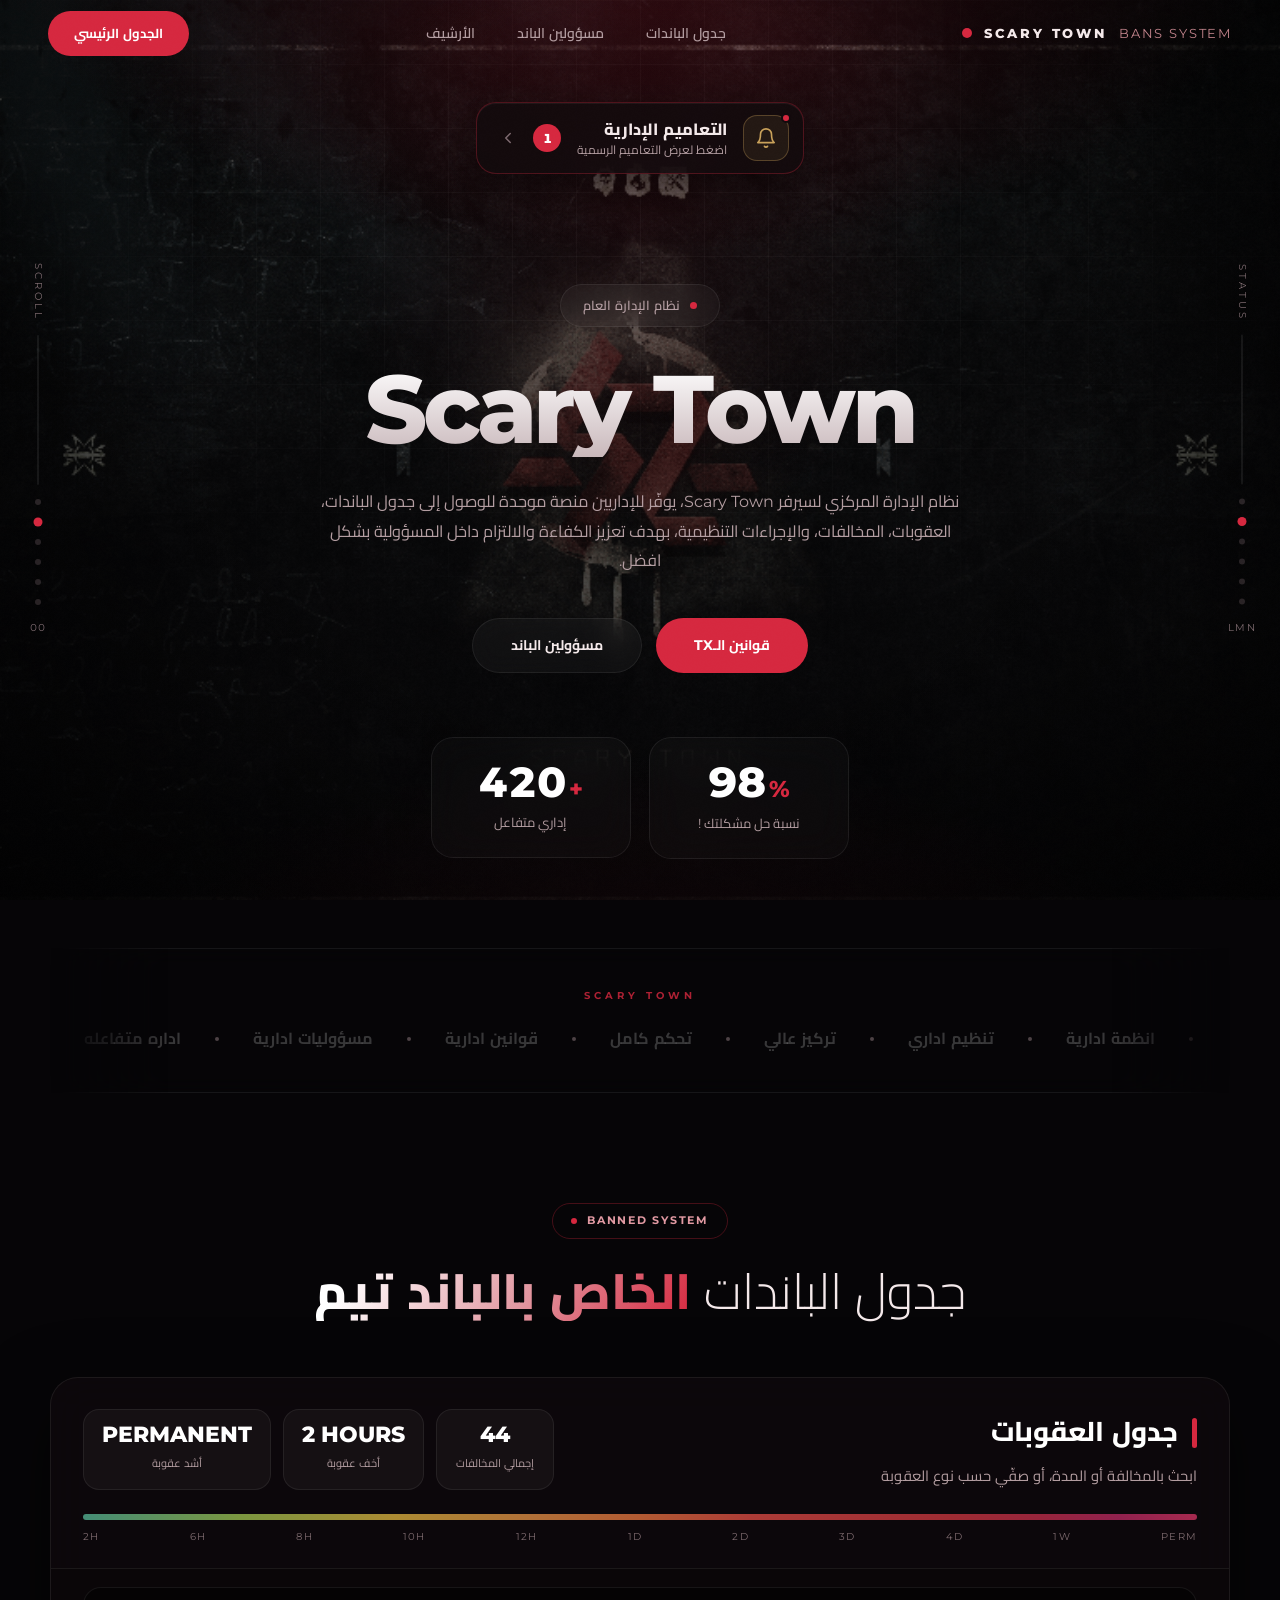
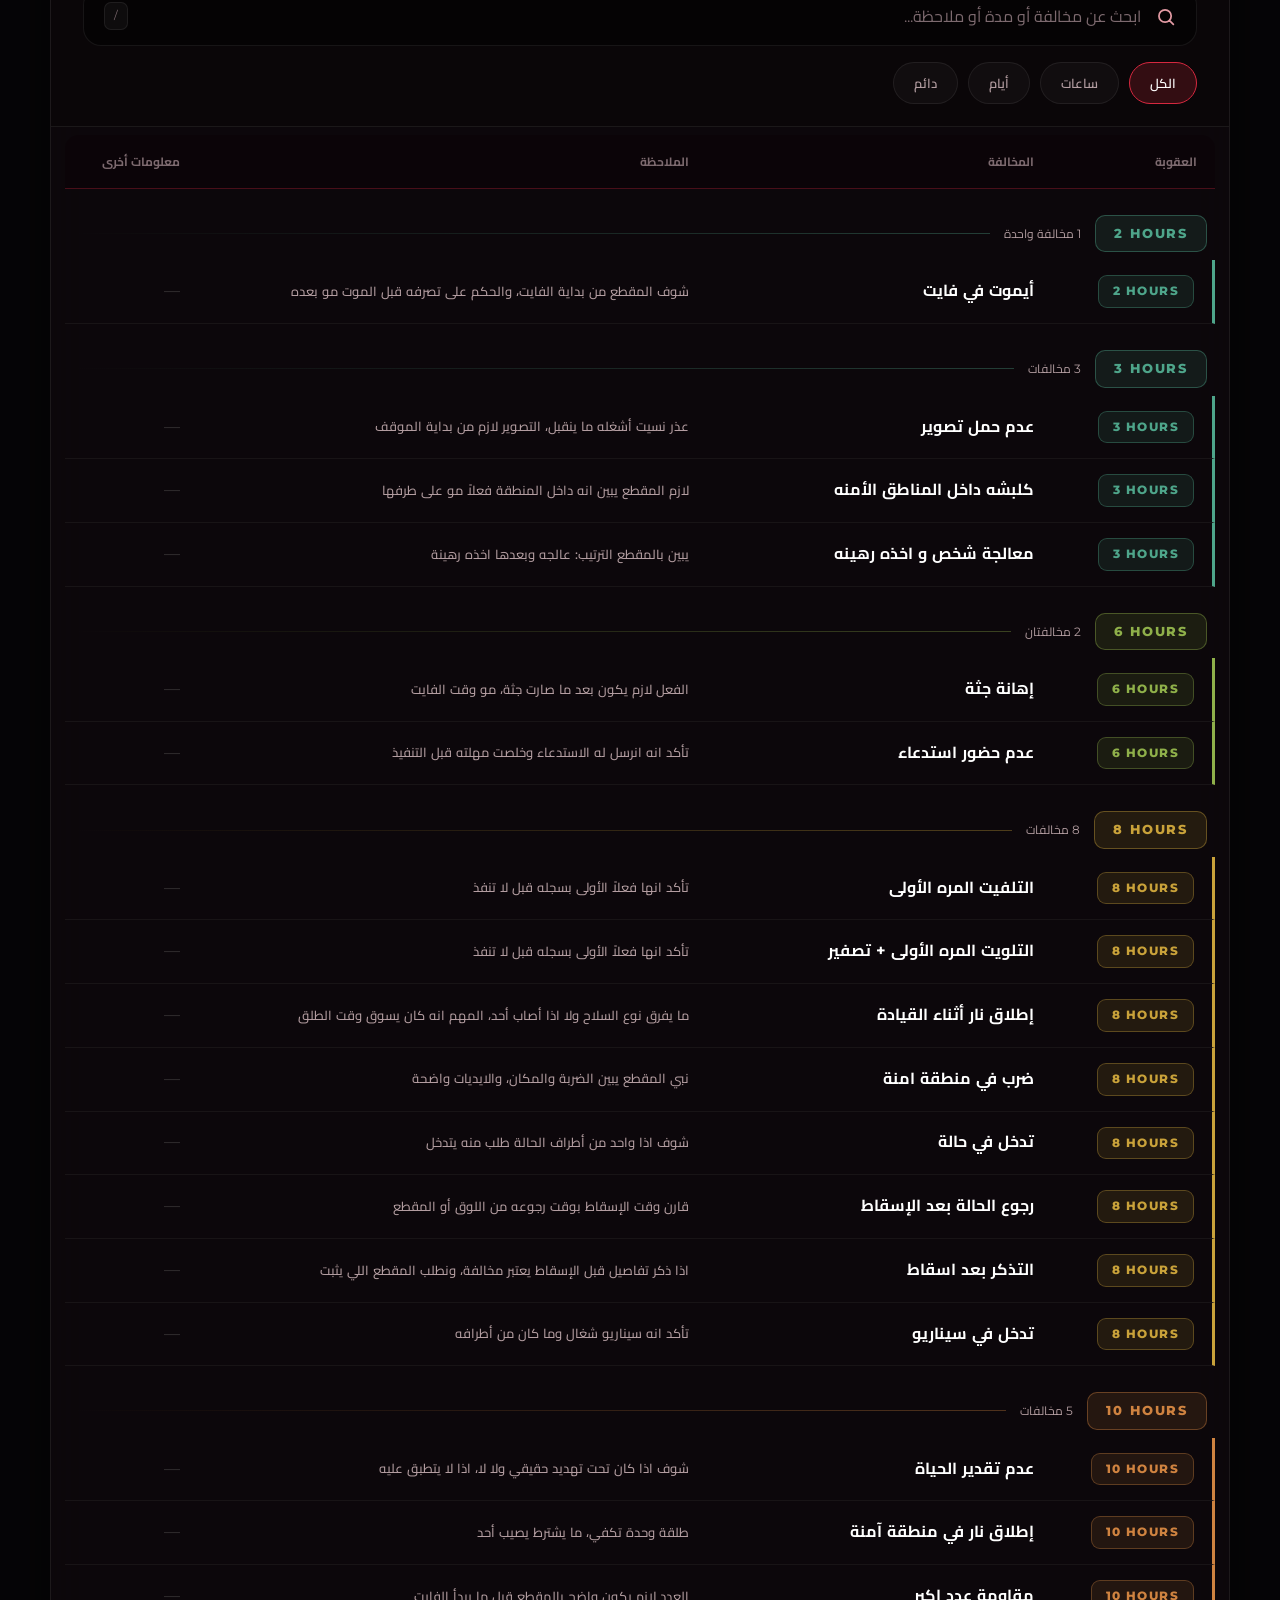
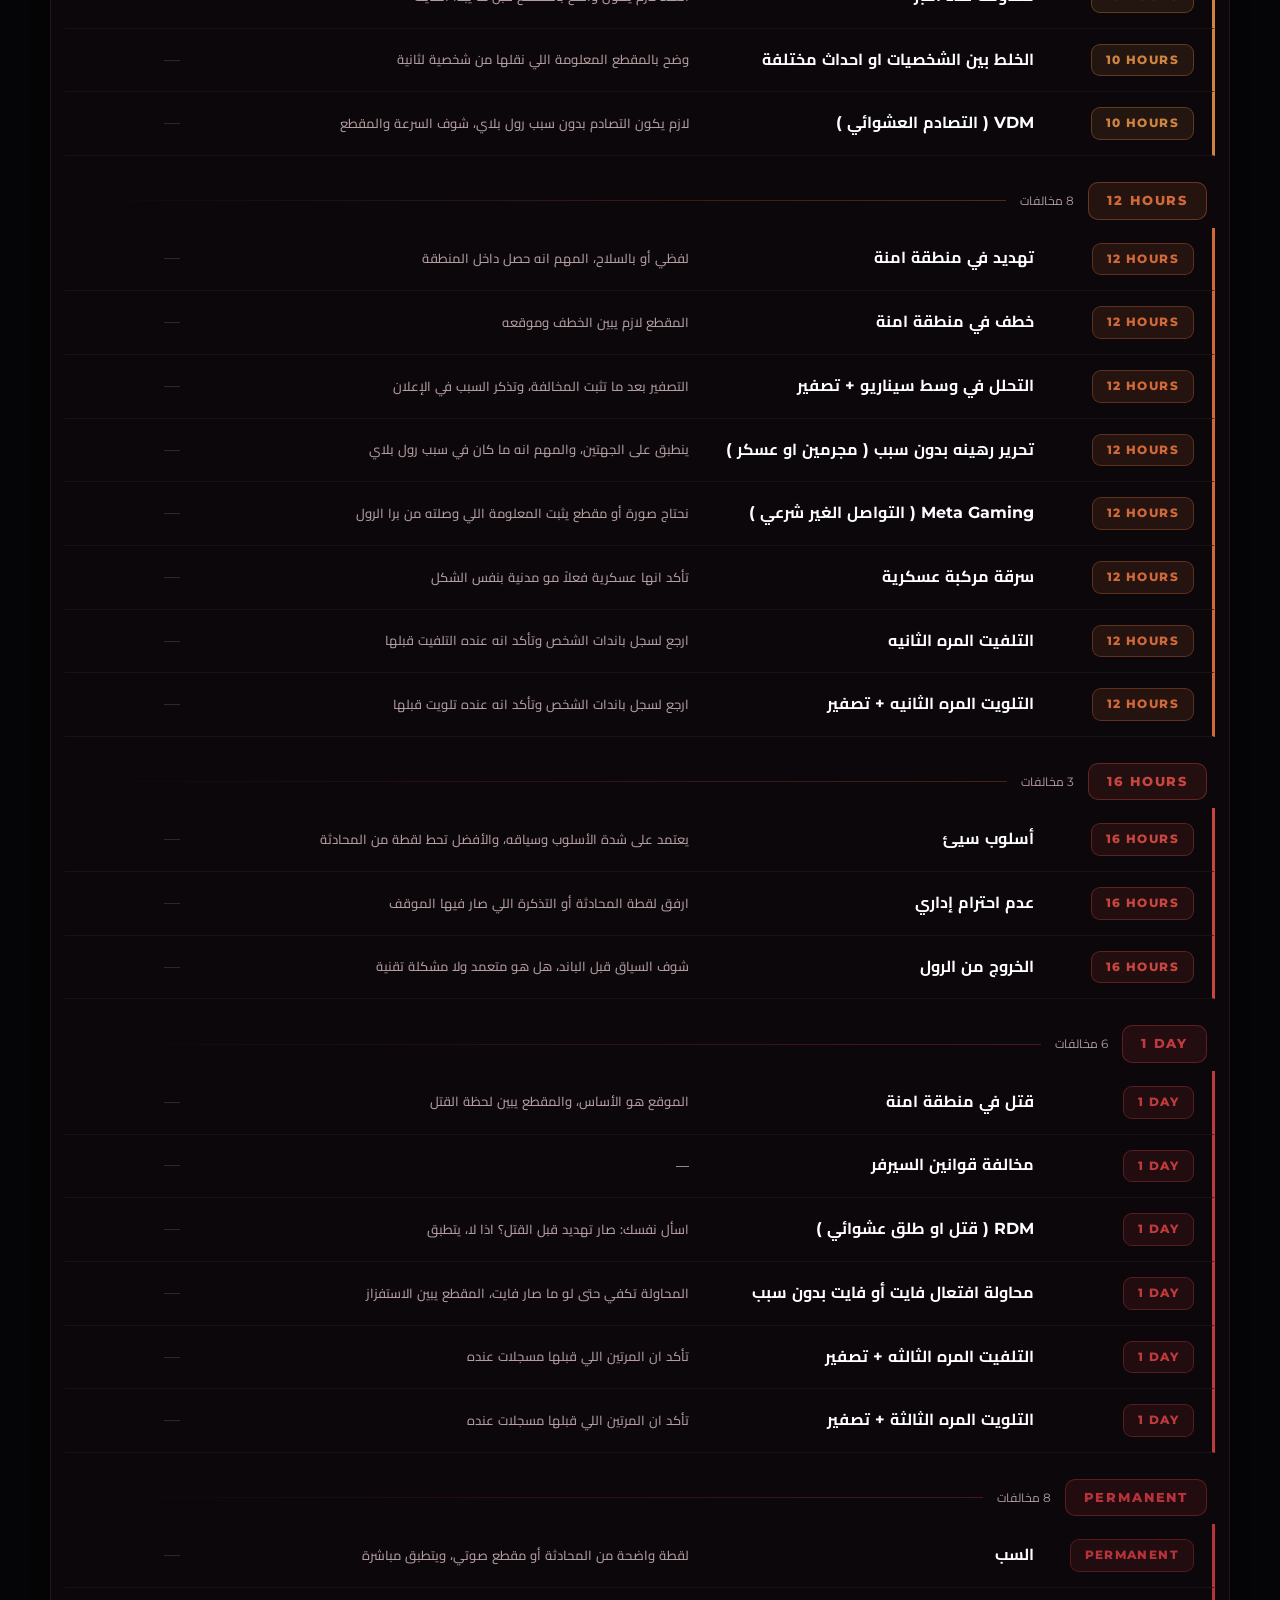
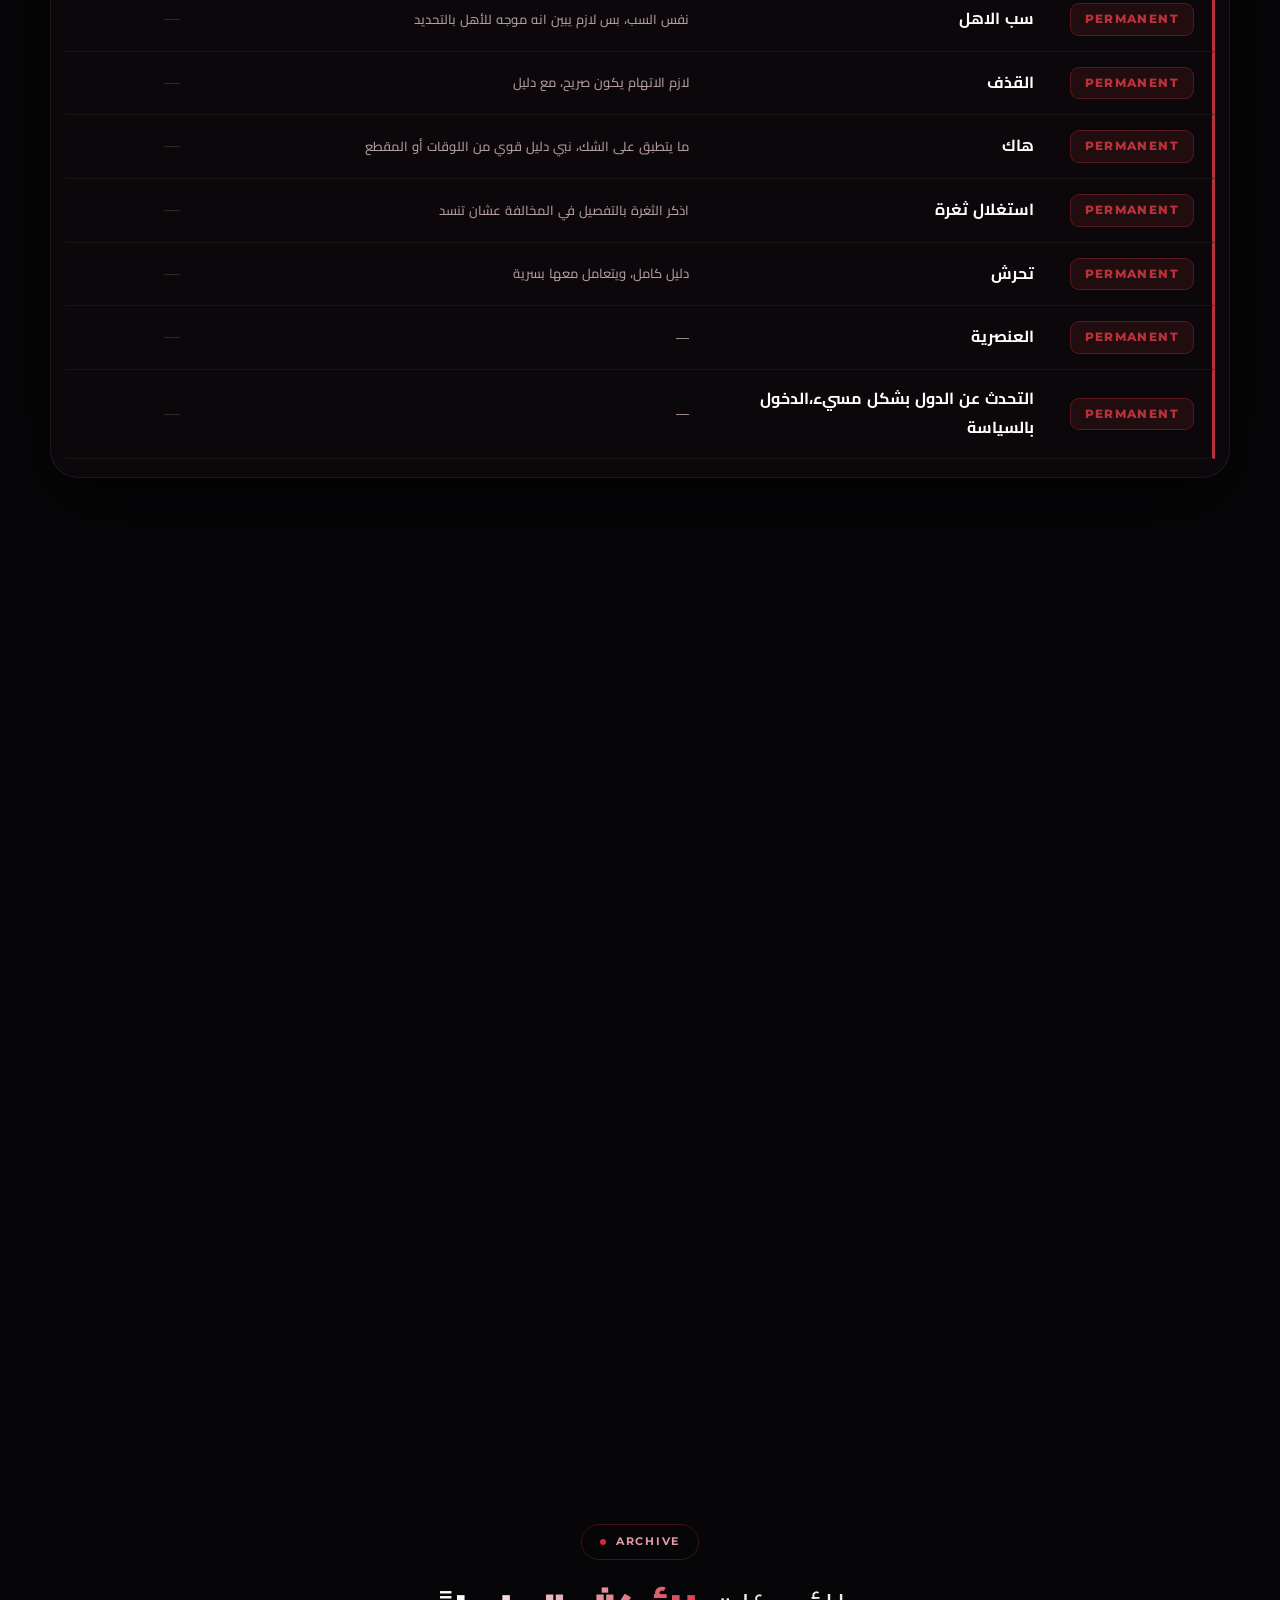
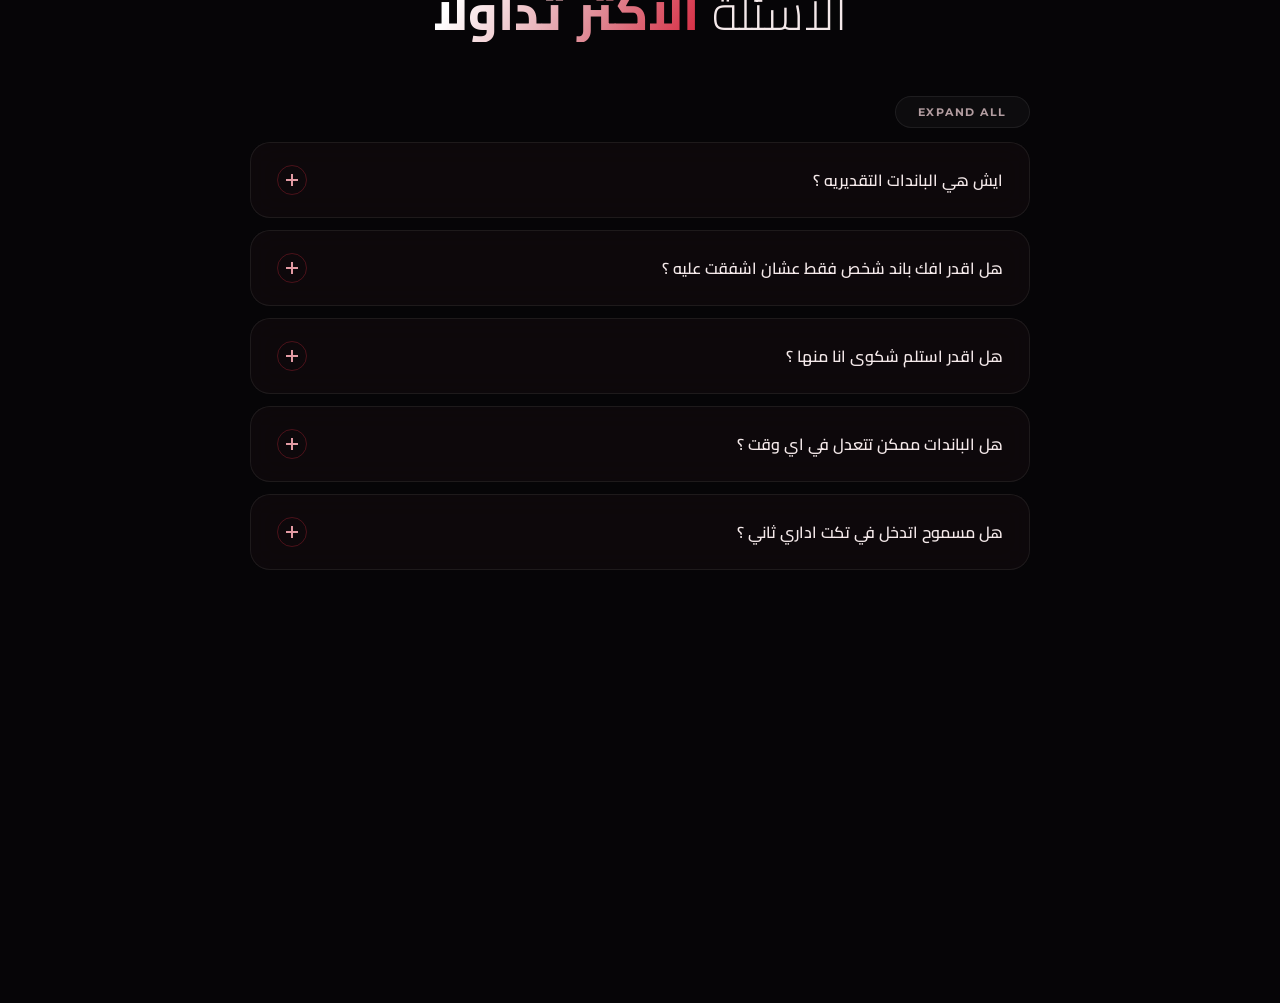
<file: index.html>
<!DOCTYPE html>
<html lang="ar" dir="rtl">
<head>
<meta charset="UTF-8">
<meta name="viewport" content="width=device-width, initial-scale=1.0">
<meta name="theme-color" content="#050206">
<title>Ban Schedule | Scary Town</title>
<link rel="preconnect" href="https://fonts.googleapis.com">
<link rel="preconnect" href="https://fonts.gstatic.com" crossorigin>
<link href="https://fonts.googleapis.com/css2?family=Cairo:wght@400;600;700;800;900&family=Montserrat:wght@300;400;500;600;700;800;900&display=swap" rel="stylesheet">
<link rel="stylesheet" href="bg.css">
<link rel="stylesheet" href="spy-style.css">
</head>
<body>

<svg class="grain" width="100%" height="100%" aria-hidden="true">
  <filter id="n"><feTurbulence type="fractalNoise" baseFrequency="0.65" numOctaves="5" stitchTiles="stitch"/><feColorMatrix type="saturate" values="0"/></filter>
  <rect width="100%" height="100%" filter="url(#n)"/>
</svg>

<!-- Nav -->
<nav class="top-nav" id="topNav">
  <a href="#" class="nav-brand">Scary Town<span>Bans System</span></a>
  <ul class="nav-links">
    <li><a href="#staff">جدول الباندات</a></li>
    <li><a href="#rules">مسؤولين الباند</a></li>
    <li><a href="#faq">الأرشيف</a></li>
  </ul>
  <a href="#staff" class="nav-cta">الجدول الرئيسي</a>
  <button class="nav-toggle" id="navToggle" aria-label="Toggle menu" aria-expanded="false">
    <span class="toggle-bar"></span><span class="toggle-bar"></span>
  </button>
</nav>

<!-- Mobile Menu -->
<div class="mobile-menu" id="mobileMenu">
  <div class="mobile-menu-inner">
    <div class="mobile-menu-links">
      <a href="#" class="mobile-menu-link" data-index="01">الرئيسية</a>
      <a href="#staff" class="mobile-menu-link" data-index="02">جدول الباندات</a>
      <a href="#rules" class="mobile-menu-link" data-index="03">مسؤولين الباند</a>
      <a href="#faq" class="mobile-menu-link" data-index="04">الأرشيف</a>
    </div>
    <div class="mobile-menu-footer">
      <a href="#">Privacy</a>
      <a href="#">Terms</a>
      <a href="#">Contact</a>
    </div>
  </div>
</div>


<!-- نافذة التعاميم -->
<div class="circ-modal" id="circModal" role="dialog" aria-modal="true" aria-labelledby="circTitle" aria-hidden="true">
  <div class="circ-backdrop" data-close></div>
  <div class="circ-panel">
    <header class="circ-head">
      <div>
        <h3 id="circTitle">التعاميم الإدارية</h3>
        <p>جميع التعاميم الرسمية الصادرة من إدارة Scary Town</p>
      </div>
      <button class="circ-close" type="button" data-close aria-label="إغلاق">
        <svg viewBox="0 0 24 24" width="18" height="18" fill="none" stroke="currentColor" stroke-width="2" stroke-linecap="round" aria-hidden="true"><path d="M6 6l12 12M18 6L6 18"/></svg>
      </button>
    </header>

    <div class="circ-list" id="circList">

      <!-- ═══ لإضافة تعميم جديد: انسخ كامل <article> وحطه تحت أو فوق هذا، وعدّل النصوص ═══ -->
      <article class="circ-item">
        <div class="circ-item-top">
          <span class="circ-num en">01</span>
          <span class="circ-tag">تعميم إداري رسمي</span>
          <span class="circ-target">فريق الباندات (Banned Team)</span>
        </div>
        <h4 class="circ-item-title">تنبيه هام جداً بخصوص تنفيذ العقوبات</h4>
        <p class="circ-item-desc">عموم الباندات تتطلب استدعاء ومقطع فيديو لا يقل عن دقيقة ويجب ان يكون ايديات جميع الاطراف واضحة</p>
        <div class="circ-item-foot">
          <span class="circ-goal">الهدف من القرار: حفظ حقوق الجميع وضمان العدل التام داخل السيرفر.</span>
          <span class="circ-sign">إدارة Scary Town</span>
        </div>
      </article>

    </div>
  </div>
</div>

<!-- Side Panels -->
<nav class="side-panel left" aria-label="Scroll indicators">
  <span class="side-label">Scroll</span>
  <div class="side-track"><div class="side-track-fill" id="leftTrack"></div></div>
  <div class="side-dot active"></div><div class="side-dot"></div><div class="side-dot"></div>
  <div class="side-dot"></div><div class="side-dot"></div><div class="side-dot"></div>
  <div class="side-readout" id="scrollPct">00</div>
</nav>
<nav class="side-panel right" aria-label="Status indicators">
  <span class="side-label">Status</span>
  <div class="side-track"><div class="side-track-fill" id="rightTrack"></div></div>
  <div class="side-dot"></div><div class="side-dot"></div><div class="side-dot active"></div>
  <div class="side-dot"></div><div class="side-dot"></div><div class="side-dot"></div>
  <div class="side-readout">LMN</div>
</nav>

<main class="main">

<!-- زر التعاميم الإدارية -->
<section class="admin-circular-wrapper reveal" id="adminCircular">
  <button class="circ-trigger" id="circOpen" type="button" aria-haspopup="dialog" aria-controls="circModal">
    <span class="circ-trigger-icon">
      <svg viewBox="0 0 24 24" width="22" height="22" fill="none" stroke="currentColor" stroke-width="1.8" stroke-linecap="round" stroke-linejoin="round" aria-hidden="true"><path d="M18 8a6 6 0 10-12 0c0 7-3 9-3 9h18s-3-2-3-9"/><path d="M13.7 21a2 2 0 01-3.4 0"/></svg>
      <i class="circ-ping"></i>
    </span>
    <span class="circ-trigger-text">
      <b>التعاميم الإدارية</b>
      <small>اضغط لعرض التعاميم الرسمية</small>
    </span>
    <span class="circ-count" id="circCount">1</span>
    <svg class="circ-chevron" viewBox="0 0 24 24" width="18" height="18" fill="none" stroke="currentColor" stroke-width="2" stroke-linecap="round" stroke-linejoin="round" aria-hidden="true"><path d="M15 6l-6 6 6 6"/></svg>
  </button>
</section>

<!-- Hero -->
<section class="hero" id="hero">
  <div class="hero-badge">
    <div class="hero-badge-dot"></div>
    <span>نظام الإدارة العام</span>
  </div>
  <h1 data-text="Scary Town"><em>Scary Town</em></h1>
  <p class="hero-sub">نظام الإدارة المركزي لسيرفر Scary Town، يوفّر للإداريين منصة موحدة للوصول إلى جدول الباندات، العقوبات، المخالفات، والإجراءات التنظيمية، بهدف تعزيز الكفاءة والالتزام داخل المسؤولية بشكل افضل.</p>
  <div class="hero-ctas">
    <a href="TXtext.html" class="btn-primary">قوانين الـTX</a>
    <a href="#rules" class="btn-secondary">مسؤولين الباند</a>
  </div>
  <div class="hero-metrics">
    <div class="metric">
      <div class="metric-value"><span class="counter" data-target="98" data-decimals="0">0</span><span>%</span></div>
      <div class="metric-label">نسبة حل مشكلتك !</div>
    </div>
    <div class="metric">
      <div class="metric-value"><span class="counter" data-target="420" data-decimals="0">0</span><span>+</span></div>
      <div class="metric-label">إداري متفاعل</div>
    </div>
  </div>
</section>

<!-- Ticker -->
<div class="logo-ticker">
  <div class="logo-ticker-label">Scary Town</div>
  <div class="ticker-track" id="tickerTrack">
    <span class="ticker-item">اداره متفاعله</span><span class="ticker-dot"></span>
    <span class="ticker-item">مسؤوليات ادارية</span><span class="ticker-dot"></span>
    <span class="ticker-item">قوانين ادارية</span><span class="ticker-dot"></span>
    <span class="ticker-item">تحكم كامل</span><span class="ticker-dot"></span>
    <span class="ticker-item">تركيز عالي</span><span class="ticker-dot"></span>
    <span class="ticker-item">تنظيم اداري</span><span class="ticker-dot"></span>
    <span class="ticker-item">انظمة ادارية</span><span class="ticker-dot"></span>
    <span class="ticker-item">سستم متكامل</span><span class="ticker-dot"></span>
    <!-- Duplicated for seamless loop -->
    <span class="ticker-item">اداره متفاعله</span><span class="ticker-dot"></span>
    <span class="ticker-item">مسؤوليات ادارية</span><span class="ticker-dot"></span>
    <span class="ticker-item">قوانين ادارية</span><span class="ticker-dot"></span>
    <span class="ticker-item">تحكم كامل</span><span class="ticker-dot"></span>
    <span class="ticker-item">تركيز عالي</span><span class="ticker-dot"></span>
    <span class="ticker-item">تنظيم اداري</span><span class="ticker-dot"></span>
    <span class="ticker-item">انظمة ادارية</span><span class="ticker-dot"></span>
    <span class="ticker-item">سستم متكامل</span><span class="ticker-dot"></span>
  </div>
</div>

<!-- جدول الباندات -->
<section class="section section-center" id="staff">
  <p class="section-tag en reveal">Banned System</p>
  <h2 class="section-title reveal">جدول الباندات <strong>الخاص بالباند تيم</strong></h2>

  <div class="rank-section reveal">
    <div class="rank-head">
      <div>
        <h3 class="rank-title">جدول العقوبات</h3>
        <p class="rank-sub">ابحث بالمخالفة أو المدة، أو صفّي حسب نوع العقوبة</p>
      </div>
      <div class="rank-stats">
        <div class="stat"><b id="statTotal">42</b><span>إجمالي المخالفات</span></div>
        <div class="stat"><b>2 HOURS</b><span>أخف عقوبة</span></div>
        <div class="stat"><b>PERMANENT</b><span>أشد عقوبة</span></div>
      </div>
    </div>

    <div class="sev-ruler" aria-hidden="true">
      <div class="sev-bar"></div>
      <div class="sev-labels"><span>2H</span><span>6H</span><span>8H</span><span>10H</span><span>12H</span><span>1D</span><span>2D</span><span>3D</span><span>4D</span><span>1W</span><span>PERM</span></div>
    </div>

    <div class="rank-tools">
      <div class="search-box">
        <svg class="search-icon" viewBox="0 0 24 24" aria-hidden="true"><path d="M21 21l-4.3-4.3m1.8-5.2a7 7 0 11-14 0 7 7 0 0114 0z" fill="none" stroke="currentColor" stroke-width="2" stroke-linecap="round"/></svg>
        <input type="text" id="smartSearch" placeholder="ابحث عن مخالفة أو مدة أو ملاحظة..." autocomplete="off" aria-label="بحث في جدول العقوبات">
        <span class="kbd">/</span>
        <button id="clearSearch" type="button" aria-label="مسح البحث">✕</button>
      </div>
      <div class="chips">
        <button class="chip active" type="button" data-filter="all">الكل</button>
        <button class="chip" type="button" data-filter="h">ساعات</button>
        <button class="chip" type="button" data-filter="d">أيام</button>
        <button class="chip" type="button" data-filter="p">دائم</button>
        <div id="searchInfo"></div>
      </div>
    </div>

    <div class="table-wrap">
      <table class="rank-table">
        <thead>
          <tr>
            <th>العقوبة</th>
            <th>المخالفة</th>
            <th>الملاحظة</th>
            <th>معلومات أخرى</th>
          </tr>
        </thead>
      <tbody>
<tr class="group-row s1" data-group="g0" data-tier="h"><td colspan="4"><div class="grp"><span class="grp-badge en">2 HOURS</span><span class="grp-count" data-n="1">1</span><span class="grp-line"></span></div></td></tr>
<tr class="v-row s1" data-group="g0" data-tier="h" data-search="2 HOURS أيموت في فايت شوف المقطع من بداية الفايت، والحكم على تصرفه قبل الموت مو بعده ">
<td class="c-dur" data-label="العقوبة"><span class="dur en">2 HOURS</span></td>
<td class="c-vio" data-label="المخالفة"><span class="t">أيموت في فايت</span></td>
<td class="c-note" data-label="الملاحظة"><span class="tag tag-plain t">شوف المقطع من بداية الفايت، والحكم على تصرفه قبل الموت مو بعده</span></td>
<td class="c-info empty" data-label="معلومات أخرى"><span class="dash">—</span></td>
</tr>
<tr class="group-row s1" data-group="g1" data-tier="h"><td colspan="4"><div class="grp"><span class="grp-badge en">3 HOURS</span><span class="grp-count" data-n="3">3</span><span class="grp-line"></span></div></td></tr>
<tr class="v-row s1" data-group="g1" data-tier="h" data-search="3 HOURS عدم حمل تصوير عذر نسيت أشغله ما ينقبل، التصوير لازم من بداية الموقف ">
<td class="c-dur" data-label="العقوبة"><span class="dur en">3 HOURS</span></td>
<td class="c-vio" data-label="المخالفة"><span class="t">عدم حمل تصوير</span></td>
<td class="c-note" data-label="الملاحظة"><span class="tag tag-plain t">عذر نسيت أشغله ما ينقبل، التصوير لازم من بداية الموقف</span></td>
<td class="c-info empty" data-label="معلومات أخرى"><span class="dash">—</span></td>
</tr>
<tr class="v-row s1" data-group="g1" data-tier="h" data-search="3 HOURS كلبشه داخل المناطق الأمنه لازم المقطع يبين انه داخل المنطقة فعلاً مو على طرفها ">
<td class="c-dur" data-label="العقوبة"><span class="dur en">3 HOURS</span></td>
<td class="c-vio" data-label="المخالفة"><span class="t">كلبشه داخل المناطق الأمنه</span></td>
<td class="c-note" data-label="الملاحظة"><span class="tag tag-plain t">لازم المقطع يبين انه داخل المنطقة فعلاً مو على طرفها</span></td>
<td class="c-info empty" data-label="معلومات أخرى"><span class="dash">—</span></td>
</tr>
<tr class="v-row s1" data-group="g1" data-tier="h" data-search="3 HOURS معالجة شخص و اخذه رهينه يبين بالمقطع الترتيب: عالجه وبعدها اخذه رهينة ">
<td class="c-dur" data-label="العقوبة"><span class="dur en">3 HOURS</span></td>
<td class="c-vio" data-label="المخالفة"><span class="t">معالجة شخص و اخذه رهينه</span></td>
<td class="c-note" data-label="الملاحظة"><span class="tag tag-plain t">يبين بالمقطع الترتيب: عالجه وبعدها اخذه رهينة</span></td>
<td class="c-info empty" data-label="معلومات أخرى"><span class="dash">—</span></td>
</tr>
<tr class="group-row s2" data-group="g2" data-tier="h"><td colspan="4"><div class="grp"><span class="grp-badge en">6 HOURS</span><span class="grp-count" data-n="2">2</span><span class="grp-line"></span></div></td></tr>
<tr class="v-row s2" data-group="g2" data-tier="h" data-search="6 HOURS إهانة جثة الفعل لازم يكون بعد ما صارت جثة، مو وقت الفايت ">
<td class="c-dur" data-label="العقوبة"><span class="dur en">6 HOURS</span></td>
<td class="c-vio" data-label="المخالفة"><span class="t">إهانة جثة</span></td>
<td class="c-note" data-label="الملاحظة"><span class="tag tag-plain t">الفعل لازم يكون بعد ما صارت جثة، مو وقت الفايت</span></td>
<td class="c-info empty" data-label="معلومات أخرى"><span class="dash">—</span></td>
</tr>
<tr class="v-row s2" data-group="g2" data-tier="h" data-search="6 HOURS عدم حضور استدعاء تأكد انه انرسل له الاستدعاء وخلصت مهلته قبل التنفيذ ">
<td class="c-dur" data-label="العقوبة"><span class="dur en">6 HOURS</span></td>
<td class="c-vio" data-label="المخالفة"><span class="t">عدم حضور استدعاء</span></td>
<td class="c-note" data-label="الملاحظة"><span class="tag tag-plain t">تأكد انه انرسل له الاستدعاء وخلصت مهلته قبل التنفيذ</span></td>
<td class="c-info empty" data-label="معلومات أخرى"><span class="dash">—</span></td>
</tr>
<tr class="group-row s3" data-group="g3" data-tier="h"><td colspan="4"><div class="grp"><span class="grp-badge en">8 HOURS</span><span class="grp-count" data-n="8">8</span><span class="grp-line"></span></div></td></tr>
<tr class="v-row s3" data-group="g3" data-tier="h" data-search="8 HOURS التلفيت المره الأولى تأكد انها فعلاً الأولى بسجله قبل لا تنفذ ">
<td class="c-dur" data-label="العقوبة"><span class="dur en">8 HOURS</span></td>
<td class="c-vio" data-label="المخالفة"><span class="t">التلفيت المره الأولى</span></td>
<td class="c-note" data-label="الملاحظة"><span class="tag tag-plain t">تأكد انها فعلاً الأولى بسجله قبل لا تنفذ</span></td>
<td class="c-info empty" data-label="معلومات أخرى"><span class="dash">—</span></td>
</tr>
<tr class="v-row s3" data-group="g3" data-tier="h" data-search="8 HOURS التلويت المره الأولى + تصفير تأكد انها فعلاً الأولى بسجله قبل لا تنفذ ">
<td class="c-dur" data-label="العقوبة"><span class="dur en">8 HOURS</span></td>
<td class="c-vio" data-label="المخالفة"><span class="t">التلويت المره الأولى + تصفير</span></td>
<td class="c-note" data-label="الملاحظة"><span class="tag tag-plain t">تأكد انها فعلاً الأولى بسجله قبل لا تنفذ</span></td>
<td class="c-info empty" data-label="معلومات أخرى"><span class="dash">—</span></td>
</tr>
<tr class="v-row s3" data-group="g3" data-tier="h" data-search="8 HOURS إطلاق نار أثناء القيادة ما يفرق نوع السلاح ولا اذا أصاب أحد، المهم انه كان يسوق وقت الطلق ">
<td class="c-dur" data-label="العقوبة"><span class="dur en">8 HOURS</span></td>
<td class="c-vio" data-label="المخالفة"><span class="t">إطلاق نار أثناء القيادة</span></td>
<td class="c-note" data-label="الملاحظة"><span class="tag tag-plain t">ما يفرق نوع السلاح ولا اذا أصاب أحد، المهم انه كان يسوق وقت الطلق</span></td>
<td class="c-info empty" data-label="معلومات أخرى"><span class="dash">—</span></td>
</tr>
<tr class="v-row s3" data-group="g3" data-tier="h" data-search="8 HOURS ضرب في منطقة امنة نبي المقطع يبين الضربة والمكان، والايديات واضحة ">
<td class="c-dur" data-label="العقوبة"><span class="dur en">8 HOURS</span></td>
<td class="c-vio" data-label="المخالفة"><span class="t">ضرب في منطقة امنة</span></td>
<td class="c-note" data-label="الملاحظة"><span class="tag tag-plain t">نبي المقطع يبين الضربة والمكان، والايديات واضحة</span></td>
<td class="c-info empty" data-label="معلومات أخرى"><span class="dash">—</span></td>
</tr>
<tr class="v-row s3" data-group="g3" data-tier="h" data-search="8 HOURS تدخل في حالة شوف اذا واحد من أطراف الحالة طلب منه يتدخل ">
<td class="c-dur" data-label="العقوبة"><span class="dur en">8 HOURS</span></td>
<td class="c-vio" data-label="المخالفة"><span class="t">تدخل في حالة</span></td>
<td class="c-note" data-label="الملاحظة"><span class="tag tag-plain t">شوف اذا واحد من أطراف الحالة طلب منه يتدخل</span></td>
<td class="c-info empty" data-label="معلومات أخرى"><span class="dash">—</span></td>
</tr>
<tr class="v-row s3" data-group="g3" data-tier="h" data-search="8 HOURS رجوع الحالة بعد الإسقاط قارن وقت الإسقاط بوقت رجوعه من اللوق أو المقطع ">
<td class="c-dur" data-label="العقوبة"><span class="dur en">8 HOURS</span></td>
<td class="c-vio" data-label="المخالفة"><span class="t">رجوع الحالة بعد الإسقاط</span></td>
<td class="c-note" data-label="الملاحظة"><span class="tag tag-plain t">قارن وقت الإسقاط بوقت رجوعه من اللوق أو المقطع</span></td>
<td class="c-info empty" data-label="معلومات أخرى"><span class="dash">—</span></td>
</tr>
<tr class="v-row s3" data-group="g3" data-tier="h" data-search="8 HOURS التذكر بعد اسقاط اذا ذكر تفاصيل قبل الإسقاط يعتبر مخالفة، ونطلب المقطع اللي يثبت ">
<td class="c-dur" data-label="العقوبة"><span class="dur en">8 HOURS</span></td>
<td class="c-vio" data-label="المخالفة"><span class="t">التذكر بعد اسقاط</span></td>
<td class="c-note" data-label="الملاحظة"><span class="tag tag-plain t">اذا ذكر تفاصيل قبل الإسقاط يعتبر مخالفة، ونطلب المقطع اللي يثبت</span></td>
<td class="c-info empty" data-label="معلومات أخرى"><span class="dash">—</span></td>
</tr>
<tr class="v-row s3" data-group="g3" data-tier="h" data-search="8 HOURS تدخل في سيناريو تأكد انه سيناريو شغال وما كان من أطرافه ">
<td class="c-dur" data-label="العقوبة"><span class="dur en">8 HOURS</span></td>
<td class="c-vio" data-label="المخالفة"><span class="t">تدخل في سيناريو</span></td>
<td class="c-note" data-label="الملاحظة"><span class="tag tag-plain t">تأكد انه سيناريو شغال وما كان من أطرافه</span></td>
<td class="c-info empty" data-label="معلومات أخرى"><span class="dash">—</span></td>
</tr>
<tr class="group-row s4" data-group="g4" data-tier="h"><td colspan="4"><div class="grp"><span class="grp-badge en">10 HOURS</span><span class="grp-count" data-n="5">5</span><span class="grp-line"></span></div></td></tr>
<tr class="v-row s4" data-group="g4" data-tier="h" data-search="10 HOURS عدم تقدير الحياة شوف اذا كان تحت تهديد حقيقي ولا لا، اذا لا يتطبق عليه ">
<td class="c-dur" data-label="العقوبة"><span class="dur en">10 HOURS</span></td>
<td class="c-vio" data-label="المخالفة"><span class="t">عدم تقدير الحياة</span></td>
<td class="c-note" data-label="الملاحظة"><span class="tag tag-plain t">شوف اذا كان تحت تهديد حقيقي ولا لا، اذا لا يتطبق عليه</span></td>
<td class="c-info empty" data-label="معلومات أخرى"><span class="dash">—</span></td>
</tr>
<tr class="v-row s4" data-group="g4" data-tier="h" data-search="10 HOURS إطلاق نار في منطقة آمنة طلقة وحدة تكفي، ما يشترط يصيب أحد ">
<td class="c-dur" data-label="العقوبة"><span class="dur en">10 HOURS</span></td>
<td class="c-vio" data-label="المخالفة"><span class="t">إطلاق نار في منطقة آمنة</span></td>
<td class="c-note" data-label="الملاحظة"><span class="tag tag-plain t">طلقة وحدة تكفي، ما يشترط يصيب أحد</span></td>
<td class="c-info empty" data-label="معلومات أخرى"><span class="dash">—</span></td>
</tr>
<tr class="v-row s4" data-group="g4" data-tier="h" data-search="10 HOURS مقاومة عدد اكبر العدد لازم يكون واضح بالمقطع قبل ما يبدأ الفايت ">
<td class="c-dur" data-label="العقوبة"><span class="dur en">10 HOURS</span></td>
<td class="c-vio" data-label="المخالفة"><span class="t">مقاومة عدد اكبر</span></td>
<td class="c-note" data-label="الملاحظة"><span class="tag tag-plain t">العدد لازم يكون واضح بالمقطع قبل ما يبدأ الفايت</span></td>
<td class="c-info empty" data-label="معلومات أخرى"><span class="dash">—</span></td>
</tr>
<tr class="v-row s4" data-group="g4" data-tier="h" data-search="10 HOURS الخلط بين الشخصيات او احداث مختلفة وضح بالمقطع المعلومة اللي نقلها من شخصية لثانية ">
<td class="c-dur" data-label="العقوبة"><span class="dur en">10 HOURS</span></td>
<td class="c-vio" data-label="المخالفة"><span class="t">الخلط بين الشخصيات او احداث مختلفة</span></td>
<td class="c-note" data-label="الملاحظة"><span class="tag tag-plain t">وضح بالمقطع المعلومة اللي نقلها من شخصية لثانية</span></td>
<td class="c-info empty" data-label="معلومات أخرى"><span class="dash">—</span></td>
</tr>
<tr class="v-row s4" data-group="g4" data-tier="h" data-search="10 HOURS VDM ( التصادم العشوائي ) لازم يكون التصادم بدون سبب رول بلاي، شوف السرعة والمقطع ">
<td class="c-dur" data-label="العقوبة"><span class="dur en">10 HOURS</span></td>
<td class="c-vio" data-label="المخالفة"><span class="t">VDM ( التصادم العشوائي )</span></td>
<td class="c-note" data-label="الملاحظة"><span class="tag tag-plain t">لازم يكون التصادم بدون سبب رول بلاي، شوف السرعة والمقطع</span></td>
<td class="c-info empty" data-label="معلومات أخرى"><span class="dash">—</span></td>
</tr>
<tr class="group-row s5" data-group="g5" data-tier="h"><td colspan="4"><div class="grp"><span class="grp-badge en">12 HOURS</span><span class="grp-count" data-n="7">7</span><span class="grp-line"></span></div></td></tr>
<tr class="v-row s5" data-group="g5" data-tier="h" data-search="12 HOURS تهديد في منطقة امنة لفظي أو بالسلاح، المهم انه حصل داخل المنطقة ">
<td class="c-dur" data-label="العقوبة"><span class="dur en">12 HOURS</span></td>
<td class="c-vio" data-label="المخالفة"><span class="t">تهديد في منطقة امنة</span></td>
<td class="c-note" data-label="الملاحظة"><span class="tag tag-plain t">لفظي أو بالسلاح، المهم انه حصل داخل المنطقة</span></td>
<td class="c-info empty" data-label="معلومات أخرى"><span class="dash">—</span></td>
</tr>
<tr class="v-row s5" data-group="g5" data-tier="h" data-search="12 HOURS خطف في منطقة امنة المقطع لازم يبين الخطف وموقعه ">
<td class="c-dur" data-label="العقوبة"><span class="dur en">12 HOURS</span></td>
<td class="c-vio" data-label="المخالفة"><span class="t">خطف في منطقة امنة</span></td>
<td class="c-note" data-label="الملاحظة"><span class="tag tag-plain t">المقطع لازم يبين الخطف وموقعه</span></td>
<td class="c-info empty" data-label="معلومات أخرى"><span class="dash">—</span></td>
</tr>
<tr class="v-row s5" data-group="g5" data-tier="h" data-search="12 HOURS التحلل في وسط سيناريو + تصفير التصفير بعد ما تثبت المخالفة، وتذكر السبب في الإعلان ">
<td class="c-dur" data-label="العقوبة"><span class="dur en">12 HOURS</span></td>
<td class="c-vio" data-label="المخالفة"><span class="t">التحلل في وسط سيناريو + تصفير</span></td>
<td class="c-note" data-label="الملاحظة"><span class="tag tag-plain t">التصفير بعد ما تثبت المخالفة، وتذكر السبب في الإعلان</span></td>
<td class="c-info empty" data-label="معلومات أخرى"><span class="dash">—</span></td>
</tr>
<tr class="v-row s5" data-group="g5" data-tier="h" data-search="12 HOURS تحرير رهينه بدون سبب ( مجرمين او عسكر ) ينطبق على الجهتين، والمهم انه ما كان في سبب رول بلاي ">
<td class="c-dur" data-label="العقوبة"><span class="dur en">12 HOURS</span></td>
<td class="c-vio" data-label="المخالفة"><span class="t">تحرير رهينه بدون سبب ( مجرمين او عسكر )</span></td>
<td class="c-note" data-label="الملاحظة"><span class="tag tag-plain t">ينطبق على الجهتين، والمهم انه ما كان في سبب رول بلاي</span></td>
<td class="c-info empty" data-label="معلومات أخرى"><span class="dash">—</span></td>
</tr>
<tr class="v-row s5" data-group="g5" data-tier="h" data-search="12 HOURS Meta Gaming ( التواصل الغير شرعي ) نحتاج صورة أو مقطع يثبت المعلومة اللي وصلته من برا الرول ">
<td class="c-dur" data-label="العقوبة"><span class="dur en">12 HOURS</span></td>
<td class="c-vio" data-label="المخالفة"><span class="t">Meta Gaming ( التواصل الغير شرعي )</span></td>
<td class="c-note" data-label="الملاحظة"><span class="tag tag-plain t">نحتاج صورة أو مقطع يثبت المعلومة اللي وصلته من برا الرول</span></td>
<td class="c-info empty" data-label="معلومات أخرى"><span class="dash">—</span></td>
</tr>
<tr class="v-row s5" data-group="g5" data-tier="h" data-search="12 HOURS سرقة مركبة عسكرية تأكد انها عسكرية فعلاً مو مدنية بنفس الشكل ">
<td class="c-dur" data-label="العقوبة"><span class="dur en">12 HOURS</span></td>
<td class="c-vio" data-label="المخالفة"><span class="t">سرقة مركبة عسكرية</span></td>
<td class="c-note" data-label="الملاحظة"><span class="tag tag-plain t">تأكد انها عسكرية فعلاً مو مدنية بنفس الشكل</span></td>
<td class="c-info empty" data-label="معلومات أخرى"><span class="dash">—</span></td>
</tr>
<tr class="v-row s5" data-group="g5" data-tier="h" data-search="12 HOURS التلفيت المره الثانيه ارجع لسجل باندات الشخص وتأكد انه عنده تلفيت قبلها ">
<td class="c-dur" data-label="العقوبة"><span class="dur en">12 HOURS</span></td>
<td class="c-vio" data-label="المخالفة"><span class="t">التلفيت المره الثانيه</span></td>
<td class="c-note" data-label="الملاحظة"><span class="tag tag-plain t">ارجع لسجل باندات الشخص وتأكد انه عنده التلفيت قبلها</span></td>
<td class="c-info empty" data-label="معلومات أخرى"><span class="dash">—</span></td>
</tr>
<tr class="v-row s5" data-group="g5" data-tier="h" data-search="12 HOURS التلويت المره الثانيه + تصفير ارجع لسجل باندات الشخص وتأكد انه عنده تلويت قبلها ">
<td class="c-dur" data-label="العقوبة"><span class="dur en">12 HOURS</span></td>
<td class="c-vio" data-label="المخالفة"><span class="t">التلويت المره الثانيه + تصفير</span></td>
<td class="c-note" data-label="الملاحظة"><span class="tag tag-plain t">ارجع لسجل باندات الشخص وتأكد انه عنده تلويت قبلها</span></td>
<td class="c-info empty" data-label="معلومات أخرى"><span class="dash">—</span></td>
</tr>
<tr class="group-row s6" data-group="g6" data-tier="d"><td colspan="4"><div class="grp"><span class="grp-badge en">16 HOURS</span><span class="grp-count" data-n="3">3</span><span class="grp-line"></span></div></td></tr>
<tr class="v-row s6" data-group="g6" data-tier="d" data-search="16 HOURS أسلوب سيئ يعتمد على شدة الأسلوب وسياقه، والأفضل تحط لقطة من المحادثة ">
<td class="c-dur" data-label="العقوبة"><span class="dur en">16 HOURS</span></td>
<td class="c-vio" data-label="المخالفة"><span class="t">أسلوب سيئ</span></td>
<td class="c-note" data-label="الملاحظة"><span class="tag tag-plain t">يعتمد على شدة الأسلوب وسياقه، والأفضل تحط لقطة من المحادثة</span></td>
<td class="c-info empty" data-label="معلومات أخرى"><span class="dash">—</span></td>
</tr>
<tr class="v-row s6" data-group="g6" data-tier="d" data-search="16 HOURS عدم احترام إداري ارفق لقطة المحادثة أو التذكرة اللي صار فيها الموقف ">
<td class="c-dur" data-label="العقوبة"><span class="dur en">16 HOURS</span></td>
<td class="c-vio" data-label="المخالفة"><span class="t">عدم احترام إداري</span></td>
<td class="c-note" data-label="الملاحظة"><span class="tag tag-plain t">ارفق لقطة المحادثة أو التذكرة اللي صار فيها الموقف</span></td>
<td class="c-info empty" data-label="معلومات أخرى"><span class="dash">—</span></td>
</tr>
<tr class="v-row s6" data-group="g6" data-tier="d" data-search="16 HOURS الخروج من الرول شوف السياق قبل الباند، هل هو متعمد ولا مشكلة تقنية ">
<td class="c-dur" data-label="العقوبة"><span class="dur en">16 HOURS</span></td>
<td class="c-vio" data-label="المخالفة"><span class="t">الخروج من الرول</span></td>
<td class="c-note" data-label="الملاحظة"><span class="tag tag-plain t">شوف السياق قبل الباند، هل هو متعمد ولا مشكلة تقنية</span></td>
<td class="c-info empty" data-label="معلومات أخرى"><span class="dash">—</span></td>
</tr>
<tr class="group-row s7" data-group="g7" data-tier="d"><td colspan="4"><div class="grp"><span class="grp-badge en">1 DAY</span><span class="grp-count" data-n="7">7</span><span class="grp-line"></span></div></td></tr>
<tr class="v-row s7" data-group="g7" data-tier="d" data-search="1 DAY قتل في منطقة امنة الموقع هو الأساس، والمقطع يبين لحظة القتل ">
<td class="c-dur" data-label="العقوبة"><span class="dur en">1 DAY</span></td>
<td class="c-vio" data-label="المخالفة"><span class="t">قتل في منطقة امنة</span></td>
<td class="c-note" data-label="الملاحظة"><span class="tag tag-plain t">الموقع هو الأساس، والمقطع يبين لحظة القتل</span></td>
<td class="c-info empty" data-label="معلومات أخرى"><span class="dash">—</span></td>
</tr>
<tr class="v-row s7" data-group="g7" data-tier="d" data-search="1 DAY مخالفة قوانين السيرفر ">
<td class="c-dur" data-label="العقوبة"><span class="dur en">1 DAY</span></td>
<td class="c-vio" data-label="المخالفة"><span class="t">مخالفة قوانين السيرفر</span></td>
<td class="c-note" data-label="الملاحظة"><span class="tag tag-plain t">—</span></td>
<td class="c-info empty" data-label="معلومات أخرى"><span class="dash">—</span></td>
</tr>
<tr class="v-row s7" data-group="g7" data-tier="d" data-search="1 DAY RDM ( قتل او طلق عشوائي ) اسأل نفسك: صار تهديد قبل القتل؟ اذا لا، يتطبق ">
<td class="c-dur" data-label="العقوبة"><span class="dur en">1 DAY</span></td>
<td class="c-vio" data-label="المخالفة"><span class="t">RDM ( قتل او طلق عشوائي )</span></td>
<td class="c-note" data-label="الملاحظة"><span class="tag tag-plain t">اسأل نفسك: صار تهديد قبل القتل؟ اذا لا، يتطبق</span></td>
<td class="c-info empty" data-label="معلومات أخرى"><span class="dash">—</span></td>
</tr>
<tr class="v-row s7" data-group="g7" data-tier="d" data-search="1 DAY محاولة افتعال فايت أو فايت بدون سبب المحاولة تكفي حتى لو ما صار فايت، المقطع يبين الاستفزاز ">
<td class="c-dur" data-label="العقوبة"><span class="dur en">1 DAY</span></td>
<td class="c-vio" data-label="المخالفة"><span class="t">محاولة افتعال فايت أو فايت بدون سبب</span></td>
<td class="c-note" data-label="الملاحظة"><span class="tag tag-plain t">المحاولة تكفي حتى لو ما صار فايت، المقطع يبين الاستفزاز</span></td>
<td class="c-info empty" data-label="معلومات أخرى"><span class="dash">—</span></td>
</tr>
<tr class="v-row s7" data-group="g7" data-tier="d" data-search="1 DAY التلفيت المره الثالثه + تصفير تأكد ان المرتين اللي قبلها مسجلات عنده ">
<td class="c-dur" data-label="العقوبة"><span class="dur en">1 DAY</span></td>
<td class="c-vio" data-label="المخالفة"><span class="t">التلفيت المره الثالثه + تصفير</span></td>
<td class="c-note" data-label="الملاحظة"><span class="tag tag-plain t">تأكد ان المرتين اللي قبلها مسجلات عنده</span></td>
<td class="c-info empty" data-label="معلومات أخرى"><span class="dash">—</span></td>
</tr>
<tr class="v-row s7" data-group="g7" data-tier="d" data-search="1 DAY التلويت المره الثالثة + تصفير تأكد ان المرتين اللي قبلها مسجلات عنده ">
<td class="c-dur" data-label="العقوبة"><span class="dur en">1 DAY</span></td>
<td class="c-vio" data-label="المخالفة"><span class="t">التلويت المره الثالثة + تصفير</span></td>
<td class="c-note" data-label="الملاحظة"><span class="tag tag-plain t">تأكد ان المرتين اللي قبلها مسجلات عنده</span></td>
<td class="c-info empty" data-label="معلومات أخرى"><span class="dash">—</span></td>
</tr>
<tr class="group-row s8" data-group="g8" data-tier="p"><td colspan="4"><div class="grp"><span class="grp-badge en">PERMANENT</span><span class="grp-count" data-n="8">8</span><span class="grp-line"></span></div></td></tr>
<tr class="v-row s8" data-group="g8" data-tier="p" data-search="PERMANENT السب لقطة واضحة من المحادثة أو مقطع صوتي، ويتطبق مباشرة ">
<td class="c-dur" data-label="العقوبة"><span class="dur en">PERMANENT</span></td>
<td class="c-vio" data-label="المخالفة"><span class="t">السب</span></td>
<td class="c-note" data-label="الملاحظة"><span class="tag tag-plain t">لقطة واضحة من المحادثة أو مقطع صوتي، ويتطبق مباشرة</span></td>
<td class="c-info empty" data-label="معلومات أخرى"><span class="dash">—</span></td>
</tr>
<tr class="v-row s8" data-group="g8" data-tier="p" data-search="PERMANENT سب الاهل نفس السب، بس لازم يبين انه موجه للأهل بالتحديد ">
<td class="c-dur" data-label="العقوبة"><span class="dur en">PERMANENT</span></td>
<td class="c-vio" data-label="المخالفة"><span class="t">سب الاهل</span></td>
<td class="c-note" data-label="الملاحظة"><span class="tag tag-plain t">نفس السب، بس لازم يبين انه موجه للأهل بالتحديد</span></td>
<td class="c-info empty" data-label="معلومات أخرى"><span class="dash">—</span></td>
</tr>
<tr class="v-row s8" data-group="g8" data-tier="p" data-search="PERMANENT القذف لازم الاتهام يكون صريح، مع دليل ">
<td class="c-dur" data-label="العقوبة"><span class="dur en">PERMANENT</span></td>
<td class="c-vio" data-label="المخالفة"><span class="t">القذف</span></td>
<td class="c-note" data-label="الملاحظة"><span class="tag tag-plain t">لازم الاتهام يكون صريح، مع دليل</span></td>
<td class="c-info empty" data-label="معلومات أخرى"><span class="dash">—</span></td>
</tr>
<tr class="v-row s8" data-group="g8" data-tier="p" data-search="PERMANENT هاك ما يتطبق على الشك، نبي دليل قوي من اللوقات أو المقطع ">
<td class="c-dur" data-label="العقوبة"><span class="dur en">PERMANENT</span></td>
<td class="c-vio" data-label="المخالفة"><span class="t">هاك</span></td>
<td class="c-note" data-label="الملاحظة"><span class="tag tag-plain t">ما يتطبق على الشك، نبي دليل قوي من اللوقات أو المقطع</span></td>
<td class="c-info empty" data-label="معلومات أخرى"><span class="dash">—</span></td>
</tr>
<tr class="v-row s8" data-group="g8" data-tier="p" data-search="PERMANENT استغلال ثغرة اذكر الثغرة بالتفصيل في المخالفة عشان تنسد ">
<td class="c-dur" data-label="العقوبة"><span class="dur en">PERMANENT</span></td>
<td class="c-vio" data-label="المخالفة"><span class="t">استغلال ثغرة</span></td>
<td class="c-note" data-label="الملاحظة"><span class="tag tag-plain t">اذكر الثغرة بالتفصيل في المخالفة عشان تنسد</span></td>
<td class="c-info empty" data-label="معلومات أخرى"><span class="dash">—</span></td>
</tr>
<tr class="v-row s8" data-group="g8" data-tier="p" data-search="PERMANENT تحرش دليل كامل، ويتعامل معها بسرية ">
<td class="c-dur" data-label="العقوبة"><span class="dur en">PERMANENT</span></td>
<td class="c-vio" data-label="المخالفة"><span class="t">تحرش</span></td>
<td class="c-note" data-label="الملاحظة"><span class="tag tag-plain t">دليل كامل، ويتعامل معها بسرية</span></td>
<td class="c-info empty" data-label="معلومات أخرى"><span class="dash">—</span></td>
</tr>
<tr class="v-row s8" data-group="g8" data-tier="p" data-search="PERMANENT العنصرية ">
<td class="c-dur" data-label="العقوبة"><span class="dur en">PERMANENT</span></td>
<td class="c-vio" data-label="المخالفة"><span class="t">العنصرية</span></td>
<td class="c-note" data-label="الملاحظة"><span class="tag tag-plain t">—</span></td>
<td class="c-info empty" data-label="معلومات أخرى"><span class="dash">—</span></td>
</tr>
<tr class="v-row s8" data-group="g8" data-tier="p" data-search="PERMANENT التحدث عن الدول بشكل مسيء،الدخول بالسياسة ">
<td class="c-dur" data-label="العقوبة"><span class="dur en">PERMANENT</span></td>
<td class="c-vio" data-label="المخالفة"><span class="t">التحدث عن الدول بشكل مسيء،الدخول بالسياسة</span></td>
<td class="c-note" data-label="الملاحظة"><span class="tag tag-plain t">—</span></td>
<td class="c-info empty" data-label="معلومات أخرى"><span class="dash">—</span></td>
</tr>
    </tbody>
      </table>
      <div class="no-results" id="noResults">لا توجد نتائج مطابقة</div>
    </div>
  </div>
</section>

<!-- مسؤولين الباند -->
<section class="section section-center" id="rules">
  <p class="section-tag en reveal">Banned Managers</p>
  <h2 class="section-title en reveal reveal-d1" style="letter-spacing:0;text-transform:none">Built With <strong>Trust &amp; Efficiency</strong></h2>

  <div class="mgr-grid">

    <!-- REFI (يمين) -->
    <div class="mgr-card lead reveal reveal-d1">
      <div class="mgr-avatar">R</div>
      <div class="mgr-name">REFI</div>
      <div class="mgr-rank en">Banned Manager</div>
      <div>
        <a href="https://discord.com/users/1350093873497641051" class="profile-link" target="_blank" rel="noopener">Profile Link</a>
      </div>
    </div>

    <!-- الشيخ (الوسط) -->
    <div class="mgr-card lead reveal reveal-d2">
      <div class="mgr-avatar">A</div>
      <div class="mgr-name">Al-Shiekh</div>
      <div class="mgr-rank en">Supervisor of Responsibilities</div>
      <div>
        <a href="https://discord.com/users/583738819371728918" class="profile-link" target="_blank" rel="noopener">Profile Link</a>
      </div>
    </div>

    <!-- MJED (يسار) -->
    <div class="mgr-card lead reveal reveal-d3">
      <div class="mgr-avatar">M</div>
      <div class="mgr-name">MJED</div>
      <div class="mgr-rank en">Banned Manager</div>
      <div>
        <a href="https://discord.com/users/877740483156267010" class="profile-link" target="_blank" rel="noopener">Profile Link</a>
      </div>
    </div>

  </div>
</section>

<!-- الأسئلة الشائعة -->
<section class="section section-center" id="faq">
  <p class="section-tag en reveal">Archive</p>
  <h2 class="section-title reveal reveal-d1">الأسئلة <strong>الأكثر تداولاً</strong></h2>

  <div class="faq-list reveal reveal-d2">
    <div class="faq-controls">
      <button class="faq-toggle-all" id="faqToggleAll" type="button">Expand All</button>
    </div>
    <div class="faq-item">
      <button class="faq-question" type="button">ايش هي الباندات التقديريه ؟ <span class="faq-icon"></span></button>
      <div class="faq-answer"><div class="faq-answer-inner">
        <p>هي الباندات المسموح لك تقدير مدتها على حسب المشكله او الشكوى</p>
        <a href="https://discord.gg/uj">Scary Town</a>
      </div></div>
    </div>
    <div class="faq-item">
      <button class="faq-question" type="button">هل اقدر افك باند شخص فقط عشان اشفقت عليه ؟ <span class="faq-icon"></span></button>
      <div class="faq-answer"><div class="faq-answer-inner">غير صحيح مسموح لك فقط فك البادنات الغير صحيحه</div></div>
    </div>
    <div class="faq-item">
      <button class="faq-question" type="button">هل اقدر استلم شكوى انا منها ؟ <span class="faq-icon"></span></button>
      <div class="faq-answer"><div class="faq-answer-inner">ممنوع و يجب طلب من اداري اخر استلامها</div></div>
    </div>
    <div class="faq-item">
      <button class="faq-question" type="button">هل الباندات ممكن تتعدل في اي وقت ؟ <span class="faq-icon"></span></button>
      <div class="faq-answer"><div class="faq-answer-inner">صحيح بشكل متكرر و قابله للتعديل في اي وقت</div></div>
    </div>
    <div class="faq-item">
      <button class="faq-question" type="button">هل مسموح اتدخل في تكت اداري ثاني ؟ <span class="faq-icon"></span></button>
      <div class="faq-answer"><div class="faq-answer-inner">ممنوع التدخل في تكت اداري ثاني دون ان يطلب منك التدخل</div></div>
    </div>
  </div>
</section>

<!-- Footer -->
<section class="footer-cta" id="cta">
  <div class="footer-bar reveal reveal-d4">
    <div class="footer-brand">Scary Town | By Al-Shiekh</div>
    <div class="footer-links">
      <a href="#">Privacy</a>
      <a href="#">Terms</a>
      <a href="#">Status</a>
      <span class="footer-credit">Discord: <a href="https://discord.gg/uj" target="_blank" rel="nofollow noopener">Scary Town RP</a></span>
      <span class="footer-credit">Discord: <a href="https://discord.com/users/583738819371728918" target="_blank" rel="nofollow noopener">Zkxb5</a></span>
    </div>
  </div>
</section>

</main>

<script src="bg.js"></script>
<script src="spy-script.js"></script>
</body>
</html>
</file>
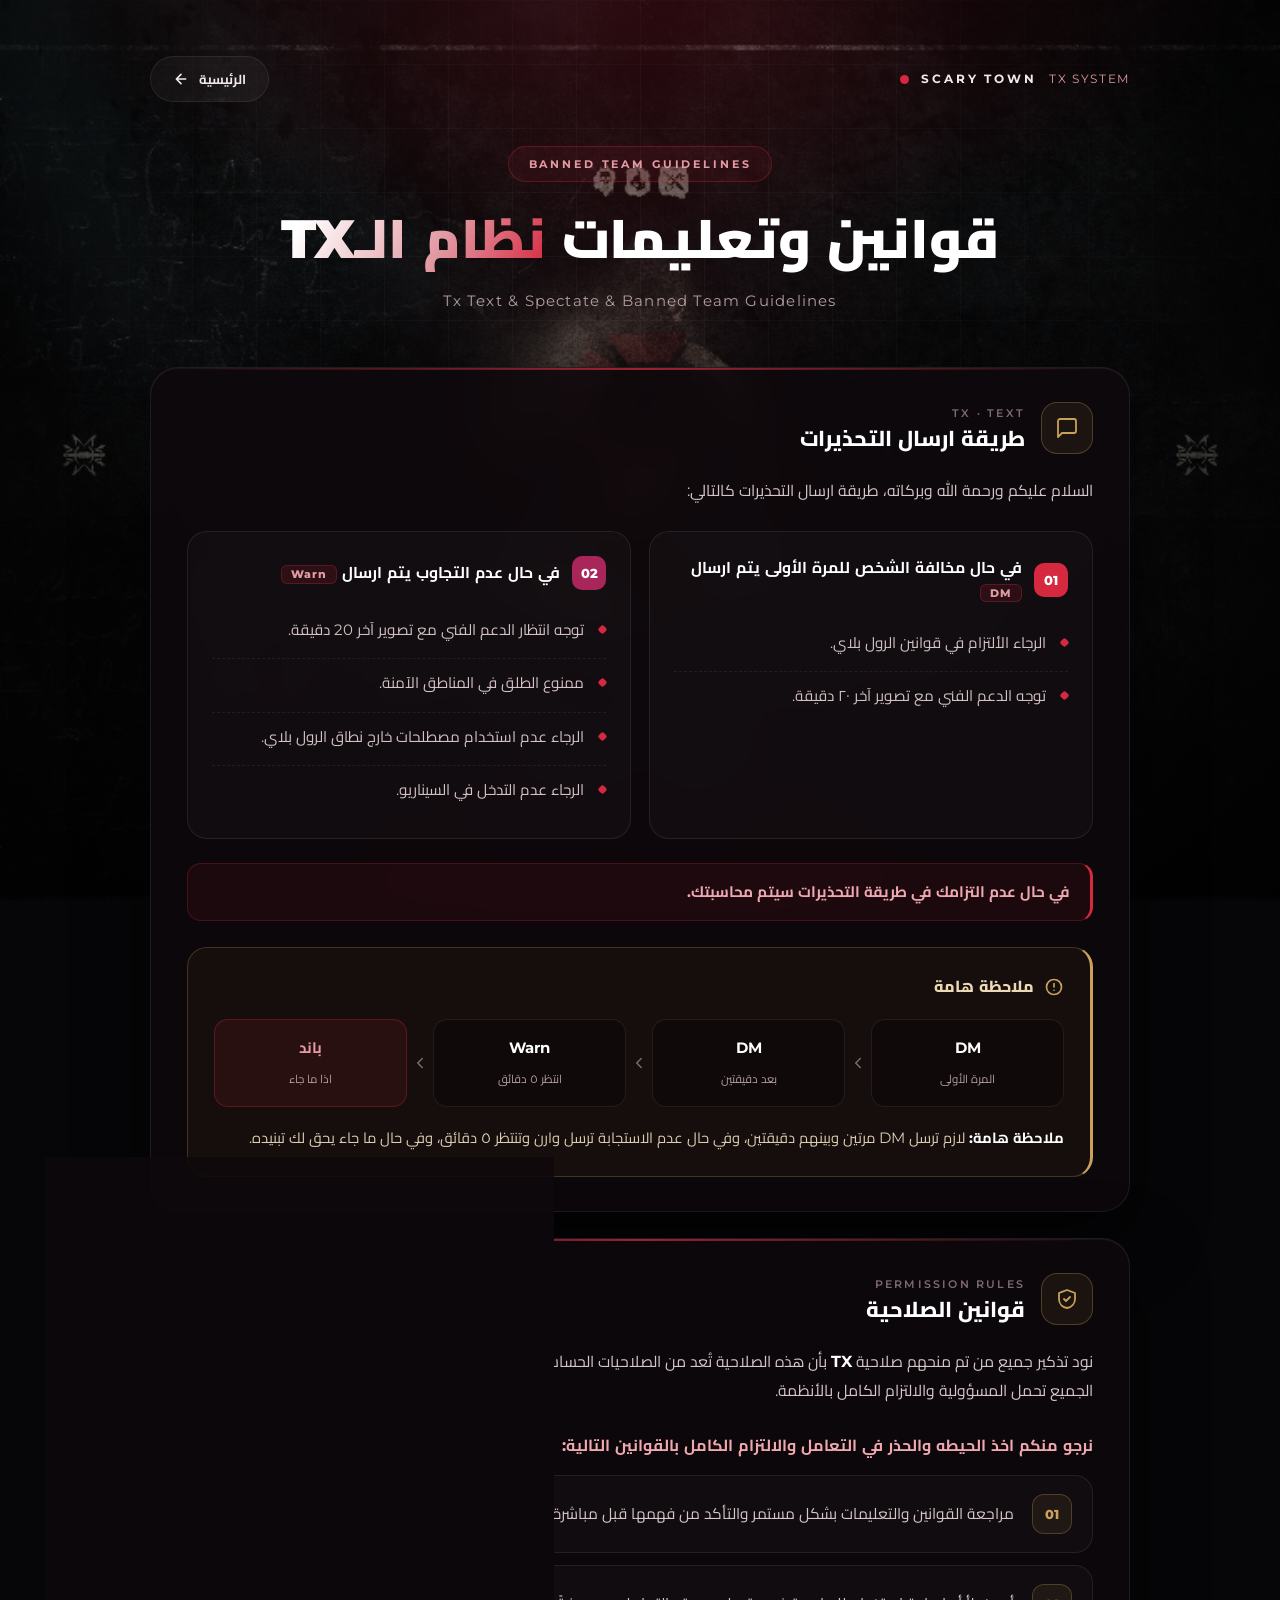
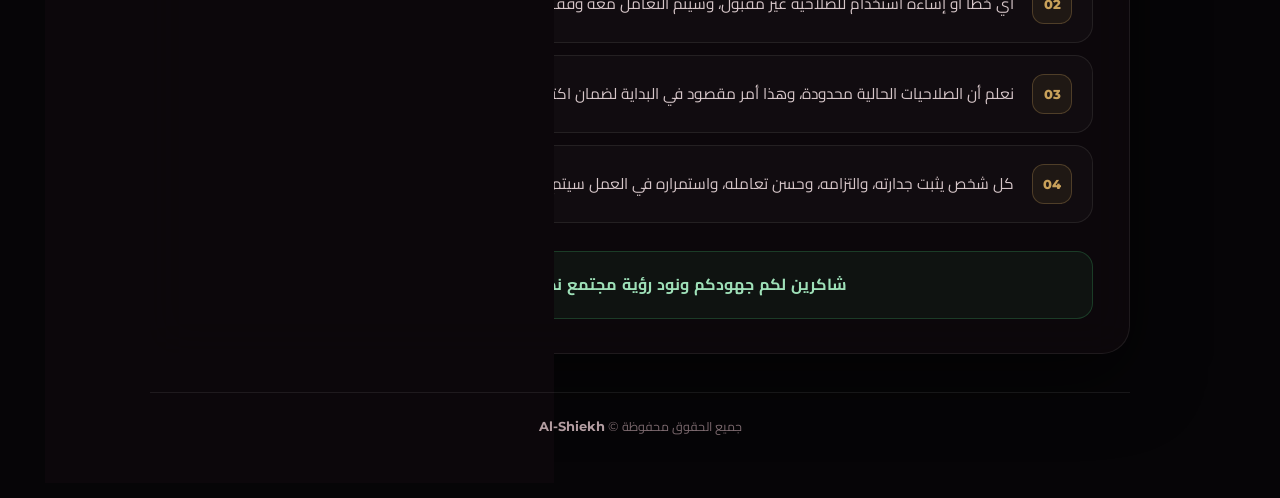
<file: TXtext.html>
<!DOCTYPE html>
<html lang="ar" dir="rtl">
<head>
<meta charset="UTF-8">
<meta name="viewport" content="width=device-width, initial-scale=1.0">
<meta name="theme-color" content="#060507">
<title>قوانين وتعليمات نظام الـTX</title>
<link rel="preconnect" href="https://fonts.googleapis.com">
<link rel="preconnect" href="https://fonts.gstatic.com" crossorigin>
<link href="https://fonts.googleapis.com/css2?family=Cairo:wght@400;600;700;800;900&family=Montserrat:wght@400;500;600;700;800&display=swap" rel="stylesheet">
<link rel="stylesheet" href="bg.css">
<style>
  *, *::before, *::after { margin: 0; padding: 0; box-sizing: border-box; }
  :root {
    --text: #f4e9ea; --muted: #b39da1; --dim: #7d6a6f;
    --red: #d6283f; --red-soft: #e29aa3; --gold: #c9a15a;
    --line: rgba(255,255,255,.08); --line-red: rgba(214,40,63,.3);
    --ease: cubic-bezier(.16, 1, .3, 1);
  }
  html { scroll-behavior: smooth; }
  body {
    font-family: 'Montserrat', 'Cairo', system-ui, sans-serif;
    color: var(--text); background: #060507;
    min-height: 100vh; line-height: 1.85;
    padding: 56px 20px 60px;
    -webkit-font-smoothing: antialiased;
  }
  ::selection { background: rgba(214,40,63,.45); color: #fff; }
  ::-webkit-scrollbar { width: 10px; }
  ::-webkit-scrollbar-track { background: #07030a; }
  ::-webkit-scrollbar-thumb { background: #2a0710; border-radius: 10px; border: 2px solid #07030a; }

  .wrap { position: relative; z-index: 2; width: 100%; max-width: 980px; margin: 0 auto; }

  /* حركة دخول خفيفة (CSS فقط) */
  .rise { opacity: 0; transform: translateY(26px); animation: rise .9s var(--ease) forwards; }
  .d1 { animation-delay: .08s; } .d2 { animation-delay: .18s; } .d3 { animation-delay: .28s; } .d4 { animation-delay: .38s; }
  @keyframes rise { to { opacity: 1; transform: none; } }

  /* ═══ الهيدر ═══ */
  .top { display: flex; justify-content: space-between; align-items: center; gap: 16px; margin-bottom: 44px; }
  .brand { font-size: 12px; font-weight: 700; letter-spacing: .24em; text-transform: uppercase; direction: ltr; display: flex; align-items: center; gap: 12px; }
  .brand::before { content: ""; width: 9px; height: 9px; border-radius: 50%; background: var(--red); animation: blink 2.4s ease-in-out infinite; }
  .brand span { color: var(--red-soft); font-weight: 400; letter-spacing: .14em; }
  @keyframes blink { 50% { opacity: .35; } }
  .back-btn {
    display: inline-flex; align-items: center; gap: 10px; padding: 10px 22px; border-radius: 100px;
    font-size: 13px; font-weight: 700; color: var(--text); text-decoration: none;
    background: rgba(255,255,255,.04); border: 1px solid var(--line);
    -webkit-backdrop-filter: blur(12px); backdrop-filter: blur(12px);
    transition: all .45s var(--ease);
  }
  .back-btn svg { transition: transform .45s var(--ease); }
  .back-btn:hover { border-color: var(--red); background: rgba(214,40,63,.16); transform: translateY(-2px); }
  .back-btn:hover svg { transform: translateX(4px); }

  .hero { text-align: center; margin-bottom: 52px; }
  .tag {
    display: inline-block; padding: 7px 20px; margin-bottom: 22px; border-radius: 100px;
    font-size: 11px; font-weight: 700; letter-spacing: .26em; text-transform: uppercase; direction: ltr;
    color: var(--red-soft); border: 1px solid var(--line-red); background: rgba(214,40,63,.08);
  }
  .hero h1 { font-size: clamp(2rem, 5.5vw, 3.4rem); font-weight: 900; line-height: 1.3; color: #fff; }
  .hero h1 b { font-weight: 900; background: linear-gradient(120deg, #fff 10%, var(--red-soft) 60%, var(--red)); -webkit-background-clip: text; background-clip: text; -webkit-text-fill-color: transparent; }
  .hero p { margin-top: 12px; color: var(--muted); font-size: .95rem; letter-spacing: .08em; direction: ltr; }

  /* ═══ الأقسام ═══ */
  .panel {
    position: relative; margin-bottom: 26px; padding: 34px 36px; border-radius: 28px;
    background: rgba(14, 9, 12, .86); border: 1px solid var(--line);
    -webkit-backdrop-filter: blur(20px); backdrop-filter: blur(20px);
    box-shadow: 0 24px 70px rgba(0,0,0,.5), inset 0 1px 0 rgba(255,255,255,.05);
  }
  .panel::before { content: ""; position: absolute; top: 0; right: 36px; left: 36px; height: 2px; border-radius: 2px; background: linear-gradient(90deg, transparent, var(--red), transparent); opacity: .7; }
  .panel-head { display: flex; align-items: center; gap: 16px; margin-bottom: 22px; }
  .icon-box { flex: none; width: 52px; height: 52px; border-radius: 16px; display: grid; place-items: center; color: var(--gold); background: rgba(201,161,90,.08); border: 1px solid rgba(201,161,90,.3); }
  .panel-head h2 { font-size: 1.35rem; font-weight: 800; color: #fff; line-height: 1.4; }
  .panel-head small { display: block; font-size: 11px; font-weight: 600; letter-spacing: .2em; color: var(--dim); text-transform: uppercase; direction: ltr; text-align: right; }

  .greeting { color: #d6c6c9; font-size: .98rem; margin-bottom: 26px; }
  .greeting strong { color: #fff; }

  /* مراحل التحذير */
  .stages { display: grid; grid-template-columns: 1fr 1fr; gap: 18px; }
  .stage { padding: 24px 24px 20px; border-radius: 20px; background: rgba(255,255,255,.025); border: 1px solid var(--line); transition: border-color .4s, transform .5s var(--ease); }
  .stage:hover { border-color: var(--line-red); transform: translateY(-3px); }
  .stage-top { display: flex; align-items: center; gap: 12px; margin-bottom: 16px; }
  .stage-num { flex: none; width: 34px; height: 34px; border-radius: 10px; display: grid; place-items: center; font-size: 13px; font-weight: 800; color: #fff; background: var(--red); }
  .stage:nth-child(2) .stage-num { background: #a8265a; }
  .stage-label { font-size: .98rem; font-weight: 700; color: #fff; line-height: 1.5; }
  .stage-label em { display: inline-block; margin-inline-start: 6px; padding: 0 9px; font-style: normal; font-size: 11px; font-weight: 800; letter-spacing: .1em; border-radius: 6px; color: var(--red-soft); background: rgba(214,40,63,.14); border: 1px solid var(--line-red); direction: ltr; }

  .list { list-style: none; }
  .list li { position: relative; padding: 10px 16px 10px 0; padding-inline-start: 22px; margin-bottom: 4px; font-size: .95rem; color: #d3c1c4; border-top: 1px dashed rgba(255,255,255,.07); }
  .list li:first-child { border-top: 0; }
  .list li::before { content: ""; position: absolute; top: 20px; inset-inline-start: 0; width: 7px; height: 7px; border-radius: 2px; transform: rotate(45deg); background: var(--red); }

  .warning-line { margin-top: 24px; padding: 14px 20px; border-radius: 14px; font-weight: 700; font-size: .95rem; color: #f0a8b0; background: rgba(214,40,63,.08); border: 1px solid rgba(214,40,63,.25); border-inline-start: 3px solid var(--red); }

  /* خط زمني للملاحظة */
  .note { margin-top: 26px; padding: 24px 26px; border-radius: 20px; background: rgba(201,161,90,.05); border: 1px solid rgba(201,161,90,.25); border-inline-start: 3px solid var(--gold); }
  .note-title { display: flex; align-items: center; gap: 10px; margin-bottom: 18px; font-weight: 800; color: #ecd9b4; }
  .note-title svg { color: var(--gold); }
  .flow { display: flex; align-items: stretch; gap: 0; margin-bottom: 18px; }
  .flow-step { flex: 1; position: relative; padding: 14px 10px; text-align: center; border-radius: 14px; background: rgba(0,0,0,.28); border: 1px solid var(--line); }
  .flow-step b { display: block; font-size: .95rem; color: #fff; }
  .flow-step span { font-size: 11.5px; color: var(--muted); }
  .flow-step.end { border-color: var(--line-red); background: rgba(214,40,63,.1); }
  .flow-step.end b { color: var(--red-soft); }
  .flow-arrow { flex: none; display: grid; place-items: center; width: 26px; color: var(--dim); }
  .note p { font-size: .92rem; color: #dccdb2; }
  .note p strong { color: #fff; }

  /* قوانين الصلاحية */
  .rules { display: grid; gap: 12px; counter-reset: r; margin-top: 8px; }
  .rule { counter-increment: r; display: flex; gap: 18px; align-items: flex-start; padding: 18px 20px; border-radius: 18px; background: rgba(255,255,255,.025); border: 1px solid var(--line); transition: border-color .4s, background .4s; }
  .rule:hover { border-color: var(--line-red); background: rgba(214,40,63,.05); }
  .rule::before { content: "0" counter(r); flex: none; width: 40px; height: 40px; border-radius: 12px; display: grid; place-items: center; font-size: 13px; font-weight: 800; color: var(--gold); background: rgba(201,161,90,.08); border: 1px solid rgba(201,161,90,.28); font-family: 'Montserrat', sans-serif; }
  .rule p { font-size: .96rem; color: #d6c6c9; padding-top: 6px; }
  .lead-in { margin-top: 24px; margin-bottom: 14px; font-weight: 700; color: #f0a8b0; }
  .thanks { margin-top: 28px; padding: 18px; text-align: center; border-radius: 16px; font-weight: 700; color: #9ee0b8; background: rgba(74,222,128,.06); border: 1px solid rgba(74,222,128,.2); }

  .footer { margin-top: 38px; padding-top: 22px; text-align: center; font-size: 12.5px; color: var(--dim); border-top: 1px solid var(--line); }
  .footer b { color: var(--muted); }

  @media (max-width: 760px) {
    body { padding: 28px 14px 40px; }
    .panel { padding: 26px 20px; border-radius: 22px; }
    .panel::before { right: 20px; left: 20px; }
    .stages { grid-template-columns: 1fr; }
    .flow { flex-direction: column; }
    .flow-arrow { width: auto; height: 26px; transform: rotate(-90deg); }
    .brand span { display: none; }
  }
</style>
</head>
<body>

<div class="wrap">

  <div class="top rise">
    <div class="brand">Scary Town<span>TX System</span></div>
    <a href="index.html" class="back-btn">
      الرئيسية
      <svg width="16" height="16" viewBox="0 0 24 24" fill="none" stroke="currentColor" stroke-width="2.4" stroke-linecap="round" stroke-linejoin="round"><path d="M19 12H5M12 19l-7-7 7-7"/></svg>
    </a>
  </div>

  <header class="hero rise d1">
    <span class="tag">Banned Team Guidelines</span>
    <h1>قوانين وتعليمات <b>نظام الـTX</b></h1>
    <p>Tx Text &amp; Spectate &amp; Banned Team Guidelines</p>
  </header>

  <!-- القسم الأول -->
  <section class="panel rise d2">
    <div class="panel-head">
      <div class="icon-box">
        <svg width="24" height="24" viewBox="0 0 24 24" fill="none" stroke="currentColor" stroke-width="1.8" stroke-linecap="round" stroke-linejoin="round"><path d="M21 15a2 2 0 01-2 2H7l-4 4V5a2 2 0 012-2h14a2 2 0 012 2z"/></svg>
      </div>
      <div>
        <small>Tx · Text</small>
        <h2>طريقة ارسال التحذيرات</h2>
      </div>
    </div>

    <p class="greeting">السلام عليكم ورحمة الله وبركاته، طريقة ارسال التحذيرات كالتالي:</p>

    <div class="stages">
      <div class="stage">
        <div class="stage-top">
          <span class="stage-num">01</span>
          <span class="stage-label">في حال مخالفة الشخص للمرة الأولى يتم ارسال <em>DM</em></span>
        </div>
        <ul class="list">
          <li>الرجاء الألتزام في قوانين الرول بلاي.</li>
          <li>توجه الدعم الفني مع تصوير آخر ٢٠ دقيقة.</li>
        </ul>
      </div>

      <div class="stage">
        <div class="stage-top">
          <span class="stage-num">02</span>
          <span class="stage-label">في حال عدم التجاوب يتم ارسال <em>Warn</em></span>
        </div>
        <ul class="list">
          <li>توجه انتظار الدعم الفني مع تصوير آخر 20 دقيقة.</li>
          <li>ممنوع الطلق في المناطق الآمنة.</li>
          <li>الرجاء عدم استخدام مصطلحات خارج نطاق الرول بلاي.</li>
          <li>الرجاء عدم التدخل في السيناريو.</li>
        </ul>
      </div>
    </div>

    <div class="warning-line">في حال عدم التزامك في طريقة التحذيرات سيتم محاسبتك.</div>

    <div class="note">
      <div class="note-title">
        <svg width="20" height="20" viewBox="0 0 24 24" fill="none" stroke="currentColor" stroke-width="2" stroke-linecap="round" stroke-linejoin="round"><circle cx="12" cy="12" r="9"/><path d="M12 8v4m0 4h.01"/></svg>
        ملاحظة هامة
      </div>
      <div class="flow">
        <div class="flow-step"><b>DM</b><span>المرة الأولى</span></div>
        <div class="flow-arrow"><svg width="18" height="18" viewBox="0 0 24 24" fill="none" stroke="currentColor" stroke-width="2" stroke-linecap="round" stroke-linejoin="round"><path d="M15 6l-6 6 6 6"/></svg></div>
        <div class="flow-step"><b>DM</b><span>بعد دقيقتين</span></div>
        <div class="flow-arrow"><svg width="18" height="18" viewBox="0 0 24 24" fill="none" stroke="currentColor" stroke-width="2" stroke-linecap="round" stroke-linejoin="round"><path d="M15 6l-6 6 6 6"/></svg></div>
        <div class="flow-step"><b>Warn</b><span>انتظر ٥ دقائق</span></div>
        <div class="flow-arrow"><svg width="18" height="18" viewBox="0 0 24 24" fill="none" stroke="currentColor" stroke-width="2" stroke-linecap="round" stroke-linejoin="round"><path d="M15 6l-6 6 6 6"/></svg></div>
        <div class="flow-step end"><b>باند</b><span>اذا ما جاء</span></div>
      </div>
      <p><strong>ملاحظة هامة:</strong> لازم ترسل DM مرتين وبينهم دقيقتين، وفي حال عدم الاستجابة ترسل وارن وتنتظر ٥ دقائق، وفي حال ما جاء يحق لك تبنيده.</p>
    </div>
  </section>

  <!-- القسم الثاني -->
  <section class="panel rise d3">
    <div class="panel-head">
      <div class="icon-box">
        <svg width="24" height="24" viewBox="0 0 24 24" fill="none" stroke="currentColor" stroke-width="1.8" stroke-linecap="round" stroke-linejoin="round"><path d="M12 3l8 3v6c0 4.5-3.2 8.2-8 9-4.8-.8-8-4.5-8-9V6l8-3z"/><path d="M9 12l2 2 4-4"/></svg>
      </div>
      <div>
        <small>Permission Rules</small>
        <h2>قوانين الصلاحية</h2>
      </div>
    </div>

    <p class="greeting">نود تذكير جميع من تم منحهم صلاحية <strong>TX</strong> بأن هذه الصلاحية تُعد من الصلاحيات الحساسة، وهي دليل على الثقة التي مُنحت لكم. لذلك نأمل من الجميع تحمل المسؤولية والالتزام الكامل بالأنظمة.</p>

    <p class="lead-in" style="margin-top:0">نرجو منكم اخذ الحيطه والحذر في التعامل والالتزام الكامل بالقوانين التالية:</p>

    <div class="rules">
      <div class="rule"><p>مراجعة القوانين والتعليمات بشكل مستمر والتأكد من فهمها قبل مباشرة أي إجراء.</p></div>
      <div class="rule"><p>أي خطأ أو إساءة استخدام للصلاحية غير مقبول، وسيتم التعامل معه وفقًا للإجراءات الإدارية.</p></div>
      <div class="rule"><p>نعلم أن الصلاحيات الحالية محدودة، وهذا أمر مقصود في البداية لضمان اكتساب الخبرة والالتزام.</p></div>
      <div class="rule"><p>كل شخص يثبت جدارته، والتزامه، وحسن تعامله، واستمراره في العمل سيتم منحه صلاحيات إضافية وفرصًا أكبر للترقية بإذن الله.</p></div>
    </div>

    <div class="thanks">شاكرين لكم جهودكم ونود رؤية مجتمع نظيف بمساعدتكم</div>
  </section>

  <footer class="footer rise d4">جميع الحقوق محفوظة &copy; <b>Al-Shiekh</b></footer>

</div>

<script src="bg.js"></script>
</body>
</html>
</file>
<file: bg.css>
/* ═══ Scary Town — Background (shared) ═══
   خلفية داكنة هادئة: توهج علوي خافت + شبكة دقيقة + فينييت */
html, body { background: #060507; }

.bg {
  position: fixed; inset: 0; z-index: 0; overflow: hidden; pointer-events: none;
  --mx: 50vw; --my: 25vh;
  background: #060507;
}
.bg-glow {
  position: absolute; inset: 0;
  background:
    radial-gradient(70% 50% at 50% -8%, rgba(150, 22, 38, .30), transparent 72%),
    radial-gradient(60% 40% at 50% 112%, rgba(150, 22, 38, .12), transparent 70%);
}
.bg-grid {
  position: absolute; inset: 0;
  background-image:
    linear-gradient(rgba(255,255,255,.04) 1px, transparent 1px),
    linear-gradient(90deg, rgba(255,255,255,.04) 1px, transparent 1px);
  background-size: 64px 64px;
  -webkit-mask-image: radial-gradient(ellipse 85% 70% at 50% 25%, #000 0%, transparent 78%);
          mask-image: radial-gradient(ellipse 85% 70% at 50% 25%, #000 0%, transparent 78%);
}
.bg-spot {
  position: absolute; inset: 0;
  background: radial-gradient(480px circle at var(--mx) var(--my), rgba(214,40,63,.07), transparent 65%);
}
.bg-vignette {
  position: absolute; inset: 0;
  background: radial-gradient(ellipse at 50% 40%, transparent 45%, rgba(0,0,0,.65) 100%);
}

/* ═══ خلفية GIF: حط الملف في images/1f8z01n.gif ═══ */
.bg-media {
  position: absolute; inset: 0;
  background:
    linear-gradient(rgba(6,5,7,.50), rgba(6,5,7,.78)),
    url("images/1f8z01n.gif") center / cover no-repeat;
}
</file>
<file: spy-style.css>
/* ═══════════════════════════════════════════════
   Scary Town — Bans System  |  Redesign
   الخلفية في bg.css / bg.js
   ═══════════════════════════════════════════════ */
*, *::before, *::after { margin: 0; padding: 0; box-sizing: border-box; }

:root {
  --ink: #050206;
  --text: #f4e9ea;
  --muted: #b39da1;
  --dim: #7d6a6f;
  --red: #ff2d46;
  --red-soft: #ff8591;
  --red-deep: #b0121f;
  --ember: #ff9a3d;
  --panel: rgba(20, 9, 13, .72);
  --panel-2: rgba(28, 12, 17, .62);
  --line: rgba(255, 255, 255, .08);
  --line-red: rgba(255, 45, 70, .32);
  --ease: cubic-bezier(.16, 1, .3, 1);
  --nav-h: 68px;
}

html { scroll-behavior: smooth; font-size: 16px; scroll-padding-top: 90px; overflow-x: hidden; }

body {
  font-family: 'Montserrat', 'Cairo', system-ui, sans-serif;
  color: var(--text);
  direction: rtl; text-align: right;
  line-height: 1.8;
  overflow-x: hidden;
  -webkit-font-smoothing: antialiased;
}
body.menu-open { overflow: hidden; }
img { max-width: 100%; height: auto; }
a { color: inherit; }

/* الخطوط اللاتينية فقط تأخذ تباعد حروف (العربي يتقطع لو انحط عليه) */
.en { letter-spacing: .16em; text-transform: uppercase; direction: ltr; unicode-bidi: isolate; }

::selection { background: rgba(255, 45, 70, .45); color: #fff; }
::-webkit-scrollbar { width: 10px; }
::-webkit-scrollbar-track { background: #07030a; }
::-webkit-scrollbar-thumb { background: linear-gradient(#5a0c17, #2a0710); border-radius: 10px; border: 2px solid #07030a; }

.grain { position: fixed; inset: 0; pointer-events: none; z-index: 9999; opacity: .03; mix-blend-mode: overlay; }

/* ══════════ NAV ══════════ */
.top-nav {
  position: fixed; top: 0; left: 0; right: 0; z-index: 600;
  height: var(--nav-h);
  display: flex; align-items: center; justify-content: space-between; gap: 24px;
  padding: 0 clamp(18px, 4vw, 48px);
  transition: background .6s var(--ease), border-color .6s var(--ease);
  border-bottom: 1px solid transparent;
}
.top-nav.scrolled {
  background: rgba(8, 3, 6, .78);
  -webkit-backdrop-filter: blur(18px); backdrop-filter: blur(18px);
  border-bottom-color: var(--line);
}
.nav-brand {
  display: flex; align-items: center; gap: 12px; text-decoration: none;
  font-weight: 800; font-size: 13px; letter-spacing: .22em; text-transform: uppercase; direction: ltr;
}
.nav-brand::before {
  content: ""; width: 10px; height: 10px; border-radius: 50%;
  background: var(--red); box-shadow: 0 0 14px 2px var(--red);
  animation: blink 2.4s ease-in-out infinite;
}
.nav-brand span { font-weight: 400; color: var(--red-soft); letter-spacing: .14em; opacity: .85; }
.nav-links { display: flex; gap: 6px; list-style: none; }
.nav-links a {
  position: relative; display: block; padding: 9px 18px; border-radius: 100px;
  font-size: 14px; font-weight: 600; color: var(--muted); text-decoration: none;
  transition: color .4s var(--ease), background .4s var(--ease);
}
.nav-links a:hover { color: #fff; background: rgba(255,255,255,.05); }
.nav-links a.active { color: #fff; background: rgba(255, 45, 70, .16); box-shadow: inset 0 0 0 1px var(--line-red); }
.nav-cta {
  padding: 11px 26px; border-radius: 100px; text-decoration: none;
  font-size: 13px; font-weight: 700; color: #fff;
  background: linear-gradient(135deg, var(--red), var(--red-deep));
  box-shadow: 0 6px 26px rgba(255, 45, 70, .35);
  transition: transform .5s var(--ease), box-shadow .5s var(--ease);
}
.nav-cta:hover { transform: translateY(-2px); box-shadow: 0 10px 34px rgba(255, 45, 70, .55); }

.nav-toggle { display: none; background: none; border: 0; cursor: pointer; width: 34px; height: 24px; position: relative; }
.toggle-bar { position: absolute; left: 0; width: 100%; height: 2px; border-radius: 2px; background: #fff; transition: transform .5s var(--ease), top .5s var(--ease); }
.toggle-bar:nth-child(1) { top: 6px; } .toggle-bar:nth-child(2) { top: 16px; }
.nav-toggle.active .toggle-bar:nth-child(1) { top: 11px; transform: rotate(45deg); }
.nav-toggle.active .toggle-bar:nth-child(2) { top: 11px; transform: rotate(-45deg); }

.mobile-menu { position: fixed; inset: 0; z-index: 550; opacity: 0; visibility: hidden; pointer-events: none; transition: opacity .5s var(--ease), visibility .5s var(--ease); }
.mobile-menu.open { opacity: 1; visibility: visible; pointer-events: auto; }
.mobile-menu-inner {
  position: absolute; inset: 0; padding: 110px 32px 40px; overflow-y: auto;
  display: flex; flex-direction: column;
  background: radial-gradient(circle at 80% 0%, rgba(176,18,31,.35), transparent 55%), rgba(6, 2, 5, .96);
  -webkit-backdrop-filter: blur(30px); backdrop-filter: blur(30px);
}
.mobile-menu-links { display: flex; flex-direction: column; flex: 1; justify-content: center; }
.mobile-menu-link {
  display: flex; align-items: baseline; gap: 16px; padding: 16px 0; text-decoration: none;
  font-size: clamp(1.5rem, 6vw, 2.2rem); font-weight: 700; color: var(--text);
  border-bottom: 1px solid var(--line);
  opacity: 0; transform: translateY(18px);
  transition: opacity .5s var(--ease), transform .5s var(--ease), color .3s;
}
.mobile-menu.open .mobile-menu-link { opacity: 1; transform: none; }
.mobile-menu.open .mobile-menu-link:nth-child(2) { transition-delay: .06s; }
.mobile-menu.open .mobile-menu-link:nth-child(3) { transition-delay: .12s; }
.mobile-menu.open .mobile-menu-link:nth-child(4) { transition-delay: .18s; }
.mobile-menu-link::before { content: attr(data-index); font-size: 12px; color: var(--red); font-weight: 700; letter-spacing: .1em; }
.mobile-menu-link:hover { color: var(--red-soft); }
.mobile-menu-footer { display: flex; gap: 24px; padding-top: 22px; }
.mobile-menu-footer a { font-size: 12px; color: var(--dim); text-decoration: none; letter-spacing: .1em; text-transform: uppercase; }

/* ══════════ SIDE PANELS ══════════ */
.side-panel { position: fixed; top: 50%; transform: translateY(-50%); z-index: 100; width: 40px; display: flex; flex-direction: column; align-items: center; gap: 14px; }
.side-panel.left { left: 18px; } .side-panel.right { right: 18px; }
.side-label { writing-mode: vertical-rl; font-size: 10px; letter-spacing: .3em; text-transform: uppercase; color: var(--dim); }
.side-track { position: relative; width: 2px; height: 150px; background: rgba(255,255,255,.07); border-radius: 2px; }
.side-track-fill { position: absolute; top: 0; left: 0; width: 100%; height: 0; border-radius: 2px; background: linear-gradient(var(--red), rgba(255,45,70,.15)); box-shadow: 0 0 10px var(--red); transition: height .8s var(--ease); }
.side-dot { width: 6px; height: 6px; border-radius: 50%; background: var(--dim); opacity: .3; transition: all .6s var(--ease); }
.side-dot.active { background: var(--red); opacity: 1; transform: scale(1.5); box-shadow: 0 0 12px var(--red); }
.side-readout { font-size: 10px; color: var(--dim); letter-spacing: .12em; font-variant-numeric: tabular-nums; }

/* ══════════ LAYOUT ══════════ */
.main { position: relative; z-index: 10; width: min(100% - 40px, 1180px); margin: 0 auto; }
.section { padding: 110px 0; position: relative; }
.section-center { text-align: center; }

.section-tag {
  display: inline-flex; align-items: center; gap: 10px;
  padding: 7px 18px; border-radius: 100px; font-size: 11px; font-weight: 700;
  color: var(--red-soft); background: rgba(255, 45, 70, .1); border: 1px solid var(--line-red);
  text-shadow: 0 0 12px rgba(255,45,70,.6); margin-bottom: 20px;
}
.section-tag::before { content: ""; width: 6px; height: 6px; border-radius: 50%; background: var(--red); box-shadow: 0 0 10px var(--red); }
.section-title { font-size: clamp(1.9rem, 4.2vw, 3.1rem); font-weight: 300; line-height: 1.3; margin-bottom: 14px; }
.section-title strong {
  font-weight: 800;
  background: linear-gradient(120deg, #fff 10%, var(--red-soft) 55%, var(--red) 100%);
  -webkit-background-clip: text; background-clip: text; -webkit-text-fill-color: transparent;
}
.section-desc { color: var(--muted); max-width: 640px; margin: 0 auto; }

.reveal { opacity: 0; transform: translateY(34px); transition: opacity 1s var(--ease), transform 1s var(--ease); }
.reveal.visible { opacity: 1; transform: none; }
.reveal-d1 { transition-delay: .1s; } .reveal-d2 { transition-delay: .2s; } .reveal-d3 { transition-delay: .3s; } .reveal-d4 { transition-delay: .4s; }

.btn-primary, .btn-secondary {
  display: inline-flex; align-items: center; justify-content: center; gap: 10px;
  min-height: 52px; padding: 14px 38px; border-radius: 100px; text-decoration: none;
  font-family: inherit; font-size: 14px; font-weight: 700; cursor: pointer;
  transition: transform .5s var(--ease), box-shadow .5s var(--ease), background .5s var(--ease), border-color .5s var(--ease);
}
.btn-primary { color: #fff; border: 0; background: linear-gradient(135deg, var(--red), var(--red-deep)); box-shadow: 0 8px 34px rgba(255,45,70,.38); }
.btn-primary:hover { transform: translateY(-3px); box-shadow: 0 14px 46px rgba(255,45,70,.6); }
.btn-secondary { color: var(--text); background: rgba(255,255,255,.04); border: 1px solid var(--line); -webkit-backdrop-filter: blur(12px); backdrop-filter: blur(12px); }
.btn-secondary:hover { transform: translateY(-3px); border-color: var(--line-red); background: rgba(255,45,70,.1); }

/* ══════════ NOTICE (تعميم إداري) ══════════ */
.admin-circular-wrapper { padding-top: calc(var(--nav-h) + 34px); }
.circular-card {
  position: relative; overflow: hidden; border-radius: 22px; padding: 26px 30px;
  background: linear-gradient(135deg, rgba(40,10,16,.9), rgba(14,6,10,.9));
  border: 1px solid var(--line-red);
  box-shadow: 0 20px 60px rgba(0,0,0,.55), inset 0 0 40px rgba(255,45,70,.06);
  -webkit-backdrop-filter: blur(16px); backdrop-filter: blur(16px);
}
.circular-card::after {
  content: ""; position: absolute; top: 0; bottom: 0; width: 40%; left: -50%;
  background: linear-gradient(100deg, transparent, rgba(255,45,70,.12), transparent);
  animation: sweep 6s ease-in-out infinite;
}
@keyframes sweep { 0%, 55% { left: -50%; } 100% { left: 120%; } }
.circular-glow { position: absolute; top: -60px; right: -60px; width: 220px; height: 220px; border-radius: 50%; background: radial-gradient(circle, rgba(255,45,70,.28), transparent 70%); pointer-events: none; }
.circular-header { position: relative; z-index: 1; display: flex; justify-content: space-between; align-items: center; flex-wrap: wrap; gap: 10px; padding-bottom: 14px; margin-bottom: 18px; border-bottom: 1px solid var(--line); }
.circular-badge-wrapper { display: inline-flex; align-items: center; gap: 10px; padding: 6px 16px; border-radius: 100px; background: rgba(255,45,70,.14); border: 1px solid var(--line-red); }
.circular-dot { width: 8px; height: 8px; border-radius: 50%; background: var(--red); box-shadow: 0 0 10px var(--red); animation: blink 1.4s ease-in-out infinite; }
.circular-tag-text { font-size: 12px; font-weight: 700; color: var(--red-soft); }
.circular-target { font-size: 12px; color: var(--muted); padding: 5px 14px; border-radius: 8px; background: rgba(255,255,255,.05); }
.circular-body { position: relative; z-index: 1; display: flex; gap: 20px; align-items: flex-start; }
.circular-icon-box { flex: none; width: 54px; height: 54px; border-radius: 16px; display: grid; place-items: center; color: var(--ember); background: rgba(255,154,61,.1); border: 1px solid rgba(255,154,61,.35); box-shadow: 0 0 28px rgba(255,154,61,.18); }
.circular-title { font-size: 1.2rem; font-weight: 800; margin-bottom: 6px; color: #fff; }
.circular-desc { color: #d9c6c9; font-size: .95rem; }
.circular-footer { position: relative; z-index: 1; display: flex; justify-content: space-between; align-items: center; flex-wrap: wrap; gap: 8px; margin-top: 20px; padding-top: 14px; border-top: 1px solid var(--line); font-size: 13px; }
.circular-goal { color: var(--muted); }
.circular-sign { color: var(--ember); font-weight: 700; }

/* ══════════ HERO ══════════ */
.hero { min-height: 92vh; display: flex; flex-direction: column; align-items: center; justify-content: center; text-align: center; padding: 90px 0 70px; }
.hero > * { position: relative; z-index: 1; }
.hero-badge {
  display: inline-flex; align-items: center; gap: 10px; padding: 9px 22px; margin-bottom: 34px; border-radius: 100px;
  font-size: 13px; font-weight: 600; color: var(--red-soft);
  background: rgba(255,45,70,.08); border: 1px solid var(--line-red);
  -webkit-backdrop-filter: blur(14px); backdrop-filter: blur(14px);
}
.hero-badge-dot { width: 7px; height: 7px; border-radius: 50%; background: var(--red); box-shadow: 0 0 12px var(--red); animation: blink 2s ease-in-out infinite; }

.hero h1 {
  position: relative; display: inline-block; direction: ltr;
  font-size: clamp(3.2rem, 10vw, 8rem); font-weight: 900; line-height: 1; letter-spacing: -.045em;
}
.hero h1 em {
  font-style: normal; display: block;
  background: linear-gradient(180deg, #fff 0%, #ffd2d6 30%, var(--red) 75%, var(--red-deep) 100%);
  -webkit-background-clip: text; background-clip: text; -webkit-text-fill-color: transparent;
  filter: drop-shadow(0 0 28px rgba(255,45,70,.45));
}
.hero h1::before, .hero h1::after {
  content: attr(data-text); position: absolute; inset: 0; opacity: 0; pointer-events: none; mix-blend-mode: screen;
}
.hero h1::before { color: #ff2d46; transform: translate(-3px, 0); animation: glitchA 7s infinite steps(1); }
.hero h1::after  { color: #28d7ff; transform: translate(3px, 0);  animation: glitchB 7s infinite steps(1); }
@keyframes glitchA { 0%, 91%, 100% { opacity: 0; clip-path: inset(0 0 0 0); } 92% { opacity: .9; clip-path: inset(10% 0 62% 0); } 94% { opacity: .9; clip-path: inset(58% 0 12% 0); } 96% { opacity: 0; } }
@keyframes glitchB { 0%, 91%, 100% { opacity: 0; clip-path: inset(0 0 0 0); } 93% { opacity: .8; clip-path: inset(40% 0 30% 0); } 95% { opacity: .8; clip-path: inset(5% 0 75% 0); } 97% { opacity: 0; } }

.hero-sub { max-width: 640px; margin: 30px auto 42px; font-size: 1.02rem; font-weight: 500; color: #d8c7ca; }
.hero-ctas { display: flex; flex-wrap: wrap; justify-content: center; gap: 14px; }
.hero-metrics { display: flex; justify-content: center; flex-wrap: wrap; gap: 18px; margin-top: 64px; }
.metric {
  min-width: 200px; padding: 22px 34px; border-radius: 22px; text-align: center;
  background: var(--panel); border: 1px solid var(--line);
  -webkit-backdrop-filter: blur(18px); backdrop-filter: blur(18px);
  box-shadow: 0 14px 40px rgba(0,0,0,.4), inset 0 1px 0 rgba(255,255,255,.05);
  transition: transform .6s var(--ease), border-color .6s var(--ease);
}
.metric:hover { transform: translateY(-5px); border-color: var(--line-red); }
.metric-value { font-size: 2.6rem; font-weight: 800; line-height: 1.1; direction: ltr; font-variant-numeric: tabular-nums; color: #fff; text-shadow: 0 0 24px rgba(255,45,70,.5); }
.metric-value span:last-child { font-size: .55em; color: var(--red); margin-left: 3px; }
.metric-label { margin-top: 6px; font-size: 13px; color: var(--muted); }

/* ══════════ TICKER ══════════ */
.logo-ticker { direction: ltr; padding: 38px 0; overflow: hidden; border-block: 1px solid var(--line); background: rgba(8,3,6,.45); -webkit-backdrop-filter: blur(10px); backdrop-filter: blur(10px);
  -webkit-mask-image: linear-gradient(90deg, transparent, #000 10%, #000 90%, transparent); mask-image: linear-gradient(90deg, transparent, #000 10%, #000 90%, transparent); }
.logo-ticker-label { text-align: center; margin-bottom: 20px; font-size: 10px; font-weight: 700; color: var(--red); letter-spacing: .4em; text-transform: uppercase; opacity: .8; }
.ticker-track { display: flex; width: max-content; animation: tickerScroll 42s linear infinite; }
.ticker-track:hover { animation-play-state: paused; }
.ticker-item { flex: none; display: flex; align-items: center; padding: 0 34px; font-size: 18px; font-weight: 700; color: rgba(255,255,255,.28); transition: color .4s; }
.ticker-item:hover { color: var(--red-soft); }
.ticker-dot { flex: none; align-self: center; width: 6px; height: 6px; background: var(--red); transform: rotate(45deg); opacity: .6; }
@keyframes tickerScroll { to { transform: translateX(-50%); } }

/* ══════════ TABLE ══════════ */
.rank-section {
  margin-top: 54px; text-align: right; border-radius: 28px;
  background: linear-gradient(180deg, rgba(26,10,15,.8), rgba(11,5,9,.86));
  border: 1px solid var(--line);
  -webkit-backdrop-filter: blur(20px); backdrop-filter: blur(20px);
  box-shadow: 0 30px 90px rgba(0,0,0,.55), inset 0 1px 0 rgba(255,255,255,.05);
}
.rank-head { display: flex; flex-wrap: wrap; align-items: flex-end; justify-content: space-between; gap: 22px; padding: 30px 32px 24px; }
.rank-title { font-size: 1.7rem; font-weight: 800; color: #fff; display: flex; align-items: center; gap: 14px; }
.rank-title::before { content: ""; width: 5px; height: 30px; border-radius: 4px; background: linear-gradient(var(--red), var(--ember)); box-shadow: 0 0 16px var(--red); }
.rank-sub { color: var(--muted); font-size: .92rem; margin-top: 6px; }
.rank-stats { display: flex; gap: 12px; flex-wrap: wrap; }
.stat { min-width: 118px; padding: 12px 18px; border-radius: 16px; text-align: center; background: rgba(255,255,255,.04); border: 1px solid var(--line); }
.stat b { display: block; font-size: 1.35rem; font-weight: 800; color: #fff; line-height: 1.2; direction: ltr; }
.stat span { font-size: 11px; color: var(--muted); }

.sev-ruler { padding: 0 32px 22px; }
.sev-bar { height: 6px; border-radius: 6px; background: linear-gradient(90deg, #34d399, #a3e635 20%, #fbbf24 38%, #fb923c 55%, #f97316 66%, #ef4444 80%, #dc2626 90%, #be123c); box-shadow: 0 0 18px rgba(255,45,70,.25); }
.sev-labels { display: flex; justify-content: space-between; margin-top: 8px; font-size: 10px; color: var(--dim); direction: ltr; letter-spacing: .12em; }

.rank-tools { padding: 18px 32px 22px; border-block: 1px solid var(--line); background: rgba(0,0,0,.2); }
.search-box {
  position: relative; display: flex; align-items: center; gap: 14px; padding: 6px 20px; border-radius: 18px;
  background: rgba(0,0,0,.45); border: 1px solid var(--line);
  transition: border-color .4s var(--ease), box-shadow .4s var(--ease);
}
.search-box:focus-within { border-color: var(--red); box-shadow: 0 0 0 4px rgba(255,45,70,.14), 0 0 30px rgba(255,45,70,.18); }
.search-icon { flex: none; width: 21px; height: 21px; color: var(--red-soft); }
.search-box input { flex: 1; min-width: 0; padding: 13px 0; background: none; border: 0; outline: 0; color: #fff; font-family: inherit; font-size: 1rem; text-align: right; }
.search-box input::placeholder { color: var(--dim); }
.kbd { flex: none; font-size: 11px; padding: 3px 9px; border-radius: 7px; color: var(--dim); border: 1px solid var(--line); background: rgba(255,255,255,.04); font-family: 'Montserrat', monospace; }
#clearSearch { flex: none; display: none; width: 28px; height: 28px; border-radius: 50%; border: 0; cursor: pointer; font-size: 13px; color: #fff; background: rgba(255,45,70,.25); transition: background .3s; }
#clearSearch:hover { background: var(--red); }
.search-box.has-value #clearSearch { display: block; } .search-box.has-value .kbd { display: none; }

.chips { display: flex; flex-wrap: wrap; align-items: center; gap: 10px; margin-top: 16px; }
.chip { padding: 8px 20px; border-radius: 100px; cursor: pointer; font-family: inherit; font-size: 13px; font-weight: 600; color: var(--muted); background: rgba(255,255,255,.03); border: 1px solid var(--line); transition: all .35s var(--ease); }
.chip:hover { color: #fff; border-color: var(--line-red); }
.chip.active { color: #fff; background: linear-gradient(135deg, rgba(255,45,70,.4), rgba(176,18,31,.35)); border-color: var(--red); box-shadow: 0 0 22px rgba(255,45,70,.25); }
#searchInfo { margin-inline-start: auto; font-size: 13px; color: var(--muted); }
#searchInfo b { color: var(--red-soft); }

.table-wrap { padding: 8px 14px 18px; }
.rank-table { width: 100%; border-collapse: separate; border-spacing: 0; }
.rank-table thead th {
  position: sticky; top: var(--nav-h); z-index: 5; padding: 16px 18px; text-align: right;
  font-size: 12px; font-weight: 700; color: var(--dim);
  background: rgba(12, 5, 9, .96); border-bottom: 1px solid var(--line-red);
}
.rank-table thead th:first-child { width: 150px; border-top-right-radius: 14px; }
.rank-table thead th:nth-child(2) { width: 30%; }
.rank-table thead th:last-child { border-top-left-radius: 14px; }

.group-row td { padding: 26px 8px 8px; border: 0; }
.grp { display: flex; align-items: center; gap: 14px; }
.grp-badge { padding: 6px 18px; border-radius: 10px; font-size: 13px; font-weight: 800; letter-spacing: .14em; color: var(--c); background: rgba(var(--rgb), .13); border: 1px solid rgba(var(--rgb), .4); text-shadow: 0 0 16px rgba(var(--rgb), .7); }
.grp-count { font-size: 12px; color: var(--muted); }
.grp-count::after { content: " مخالفة"; }
.grp-count[data-n="1"]::after { content: " مخالفة واحدة"; }
.grp-count[data-n="2"]::after { content: " مخالفتان"; }
.grp-count[data-n="3"]::after, .grp-count[data-n="4"]::after, .grp-count[data-n="5"]::after, .grp-count[data-n="6"]::after,
.grp-count[data-n="7"]::after, .grp-count[data-n="8"]::after, .grp-count[data-n="9"]::after, .grp-count[data-n="10"]::after { content: " مخالفات"; }
.grp-line { flex: 1; height: 1px; background: linear-gradient(270deg, rgba(var(--rgb), .5), transparent); }

.v-row td { padding: 15px 18px; vertical-align: middle; border-bottom: 1px solid rgba(255,255,255,.05); transition: background .3s var(--ease); }
.v-row td:first-child { border-inline-start: 3px solid var(--c); }
.v-row:hover td { background: rgba(var(--rgb), .07); }
.v-row:hover td:first-child { box-shadow: inset -22px 0 28px -22px rgba(var(--rgb), .55); }
.dur { display: inline-block; padding: 5px 14px; border-radius: 9px; font-size: 11.5px; font-weight: 800; letter-spacing: .12em; color: var(--c); background: rgba(var(--rgb), .12); border: 1px solid rgba(var(--rgb), .35); white-space: nowrap; }
.c-vio { font-weight: 700; color: #fff; font-size: 1rem; }
.dash { color: rgba(255,255,255,.18); }
.tag { display: block; padding: 10px 14px; border-radius: 12px; font-size: 13px; line-height: 1.7; font-weight: 500; }
.tag::before { margin-inline-end: 8px; }
.tag-note { color: #ffd9a8; background: rgba(255,154,61,.09); border: 1px solid rgba(255,154,61,.28); }
.tag-note::before { content: "🎥"; }
.tag-info { color: #ffc2c8; background: rgba(255,45,70,.09); border: 1px solid rgba(255,45,70,.28); }
.tag-info::before { content: "⚠️"; }
mark { background: rgba(255,45,70,.4); color: #fff; padding: 1px 4px; border-radius: 5px; box-shadow: 0 0 12px rgba(255,45,70,.5); }
.no-results { display: none; padding: 60px 20px; text-align: center; color: var(--muted); font-size: 1.1rem; }
.no-results.show { display: block; }
.no-results big { display: block; font-size: 2.6rem; margin-bottom: 8px; }

/* درجات الخطورة */
.s1 { --c: #34d399; --rgb: 52,211,153; }  .s2 { --c: #a3e635; --rgb: 163,230,53; }
.s3 { --c: #fbbf24; --rgb: 251,191,36; }  .s4 { --c: #fb923c; --rgb: 251,146,60; }
.s5 { --c: #f97316; --rgb: 249,115,22; }  .s6 { --c: #ef4444; --rgb: 239,68,68; }
.s7 { --c: #dc2626; --rgb: 220,38,38; }   .s8 { --c: #fb3a68; --rgb: 251,58,104; }
.s8 .grp-badge, .s8 .dur { animation: permGlow 2.6s ease-in-out infinite; }
@keyframes permGlow { 50% { box-shadow: 0 0 22px rgba(251,58,104,.6); } }

/* ══════════ MANAGERS ══════════ */
@property --ang { syntax: '<angle>'; inherits: false; initial-value: 0deg; }
.mgr-grid { display: grid; grid-template-columns: 1fr 1.18fr 1fr; gap: 26px; align-items: center; margin-top: 70px; text-align: center; }
.mgr-card {
  position: relative; padding: 38px 28px; border-radius: 30px;
  background: var(--panel); border: 1px solid var(--line);
  -webkit-backdrop-filter: blur(20px); backdrop-filter: blur(20px);
  box-shadow: 0 20px 60px rgba(0,0,0,.45), inset 0 1px 0 rgba(255,255,255,.05);
  transition: transform .7s var(--ease), box-shadow .7s var(--ease), border-color .7s var(--ease);
}
.mgr-role { font-size: 11px; font-weight: 700; color: var(--dim); margin-bottom: 24px; }
.mgr-avatar { position: relative; width: 96px; height: 96px; margin: 0 auto 20px; display: grid; place-items: center; border-radius: 50%; font-size: 2.1rem; font-weight: 800; color: #fff; background: radial-gradient(circle at 35% 30%, #3a0f18, #12050a); border: 1px solid var(--line); }
.mgr-name { font-size: 1.5rem; font-weight: 800; }

/* بطاقة SOON */
.mgr-card.soon { border-style: dashed; border-color: rgba(255,255,255,.14); background: rgba(14, 7, 10, .6); }
.mgr-card.soon:hover { transform: translateY(-6px); border-color: var(--line-red); }
.mgr-card.soon .mgr-avatar { border: 2px dashed rgba(255,255,255,.2); color: var(--dim); }
.mgr-card.soon .mgr-avatar svg { width: 34px; height: 34px; }
.mgr-card.soon .mgr-name { font-size: 2rem; letter-spacing: .3em; padding-inline-start: .3em; direction: ltr; background: linear-gradient(100deg, #6b565b 20%, #fff 50%, #6b565b 80%); background-size: 250% 100%; -webkit-background-clip: text; background-clip: text; -webkit-text-fill-color: transparent; animation: shimmer 3.4s linear infinite; }
@keyframes shimmer { to { background-position: -250% 0; } }
.mgr-lock { display: inline-flex; align-items: center; gap: 8px; margin-top: 22px; padding: 9px 20px; border-radius: 100px; font-size: 12px; color: var(--dim); border: 1px dashed rgba(255,255,255,.14); }

/* بطاقة الشيخ (الوسط) */
.mgr-card.lead { padding: 52px 32px 44px; transform: translateY(-16px); background: linear-gradient(180deg, rgba(48,12,20,.82), rgba(16,6,10,.9)); border-color: transparent; box-shadow: 0 30px 100px rgba(255,45,70,.22), 0 20px 60px rgba(0,0,0,.6), inset 0 1px 0 rgba(255,255,255,.08); }
.mgr-card.lead:hover { transform: translateY(-24px); box-shadow: 0 40px 120px rgba(255,45,70,.36), 0 20px 60px rgba(0,0,0,.6), inset 0 1px 0 rgba(255,255,255,.1); }
.mgr-card.lead::before {
  content: ""; position: absolute; inset: -1.5px; border-radius: inherit; padding: 1.5px; pointer-events: none;
  background: conic-gradient(from var(--ang), rgba(255,45,70,.12) 0 35%, #ff2d46 55%, #ff9a3d 72%, rgba(255,45,70,.12) 90%);
  -webkit-mask: linear-gradient(#000 0 0) content-box, linear-gradient(#000 0 0); -webkit-mask-composite: xor;
          mask: linear-gradient(#000 0 0) content-box exclude, linear-gradient(#000 0 0);
  animation: spinRing 6s linear infinite;
}
@keyframes spinRing { to { --ang: 360deg; } }
.mgr-crown { position: absolute; top: -26px; left: 50%; margin-left: -23px; width: 46px; height: 46px; color: var(--ember); filter: drop-shadow(0 0 14px rgba(255,154,61,.8)); animation: float 4s ease-in-out infinite; }
@keyframes float { 50% { transform: translateY(-6px); } }
.mgr-card.lead .mgr-avatar { width: 112px; height: 112px; font-size: 2.6rem; border: 0; background: radial-gradient(circle at 35% 30%, #ff4a5c, #8f0f1c 70%); box-shadow: 0 0 0 4px rgba(255,45,70,.2), 0 0 50px rgba(255,45,70,.55); }
.mgr-card.lead .mgr-name { font-size: 2.1rem; direction: ltr; background: linear-gradient(120deg, #fff 20%, #ffb3bb 60%, var(--ember)); -webkit-background-clip: text; background-clip: text; -webkit-text-fill-color: transparent; }
.mgr-rank { display: inline-block; margin-top: 14px; padding: 9px 22px; border-radius: 100px; font-size: 11.5px; font-weight: 800; color: #ffe2c2; letter-spacing: .1em; background: linear-gradient(135deg, rgba(255,154,61,.2), rgba(255,45,70,.22)); border: 1px solid rgba(255,154,61,.5); box-shadow: 0 0 26px rgba(255,154,61,.2); }

.profile-link { display: inline-flex; align-items: center; gap: 10px; margin-top: 26px; padding: 12px 26px; border-radius: 100px; text-decoration: none; font-size: 13.5px; font-weight: 700; color: #fff; background: rgba(255,255,255,.06); border: 1px solid rgba(255,255,255,.18); transition: all .5s var(--ease); }
.profile-link::after { content: "↗"; transition: transform .4s var(--ease); }
.profile-link:hover { transform: translateY(-3px); background: var(--red); border-color: var(--red); box-shadow: 0 10px 34px rgba(255,45,70,.55); }
.profile-link:hover::after { transform: translate(3px, -3px); }

/* ══════════ FAQ ══════════ */
.faq-list { max-width: 780px; margin: 52px auto 0; text-align: right; }
.faq-controls { display: flex; justify-content: flex-start; margin-bottom: 14px; }
.faq-toggle-all { padding: 8px 22px; border-radius: 100px; cursor: pointer; font-family: inherit; font-size: 11px; font-weight: 700; letter-spacing: .14em; text-transform: uppercase; color: var(--muted); background: rgba(255,255,255,.03); border: 1px solid var(--line); transition: all .4s var(--ease); }
.faq-toggle-all:hover { color: #fff; border-color: var(--line-red); }
.faq-item { margin-bottom: 12px; border-radius: 20px; overflow: hidden; background: var(--panel-2); border: 1px solid var(--line); -webkit-backdrop-filter: blur(14px); backdrop-filter: blur(14px); transition: border-color .5s var(--ease), box-shadow .5s var(--ease); }
.faq-item:hover { border-color: rgba(255,45,70,.22); }
.faq-item.open { border-color: var(--line-red); box-shadow: 0 0 40px rgba(255,45,70,.1); }
.faq-question { width: 100%; display: flex; justify-content: space-between; align-items: center; gap: 16px; padding: 22px 26px; background: none; border: 0; cursor: pointer; font-family: inherit; font-size: 1rem; font-weight: 600; color: var(--text); text-align: right; transition: color .3s; }
.faq-item.open .faq-question { color: var(--red-soft); }
.faq-icon { flex: none; position: relative; width: 30px; height: 30px; border-radius: 50%; background: rgba(255,45,70,.12); border: 1px solid var(--line-red); }
.faq-icon::before, .faq-icon::after { content: ""; position: absolute; top: 50%; left: 50%; background: var(--red-soft); transition: transform .5s var(--ease), opacity .3s; }
.faq-icon::before { width: 12px; height: 2px; transform: translate(-50%, -50%); }
.faq-icon::after { width: 2px; height: 12px; transform: translate(-50%, -50%); }
.faq-item.open .faq-icon::after { transform: translate(-50%, -50%) rotate(90deg); opacity: 0; }
.faq-answer { display: grid; grid-template-rows: 0fr; transition: grid-template-rows .6s var(--ease); }
.faq-item.open .faq-answer { grid-template-rows: 1fr; }
.faq-answer-inner { overflow: hidden; padding: 0 26px; color: #d3c1c4; font-size: .95rem; transition: padding .6s var(--ease); }
.faq-item.open .faq-answer-inner { padding: 0 26px 24px; }
.faq-answer-inner a { display: inline-block; margin-top: 8px; color: var(--red-soft); text-decoration: none; font-weight: 700; direction: ltr; transition: color .3s; }
.faq-answer-inner a:hover { color: #fff; text-decoration: underline; }

/* ══════════ FOOTER ══════════ */
.footer-cta { padding: 110px 0 60px; text-align: center; }
.footer-ctas { display: flex; flex-wrap: wrap; justify-content: center; gap: 14px; margin-top: 38px; }
.footer-bar { display: flex; justify-content: space-between; align-items: center; flex-wrap: wrap; gap: 18px; padding: 28px 0 10px; margin-top: 80px; border-top: 1px solid var(--line); }
.footer-brand { font-size: 12px; font-weight: 700; color: var(--muted); letter-spacing: .16em; text-transform: uppercase; direction: ltr; }
.footer-links { display: flex; flex-wrap: wrap; gap: 24px; align-items: center; }
.footer-links a, .footer-credit { font-size: 12px; color: var(--dim); text-decoration: none; transition: color .3s; }
.footer-links a:hover { color: var(--red-soft); }
.footer-credit a { color: var(--muted); }

/* ══════════ MISC ══════════ */
@keyframes blink { 50% { opacity: .35; } }
:focus-visible { outline: 2px solid var(--red); outline-offset: 3px; }

/* ══════════ RESPONSIVE ══════════ */
@media (max-width: 1100px) {
  .side-panel { display: none; }
  .nav-links, .nav-cta { display: none; }
  .nav-toggle { display: block; }
}
@media (max-width: 900px) {
  .mgr-grid { grid-template-columns: 1fr; max-width: 460px; margin-inline: auto; gap: 30px; margin-top: 90px; }
  .mgr-card.lead { order: -1; transform: none; }
  .mgr-card.lead:hover { transform: translateY(-6px); }
}
@media (max-width: 820px) {
  .section { padding: 76px 0; }
  .rank-head, .sev-ruler, .rank-tools { padding-inline: 18px; }
  .rank-title { font-size: 1.35rem; }
  .table-wrap { padding: 6px 12px 16px; }
  .rank-table, .rank-table tbody, .rank-table tr, .rank-table td { display: block; width: 100%; }
  .rank-table thead { display: none; }
  .group-row td { padding: 22px 4px 6px; }
  .v-row { margin: 10px 0; padding: 14px 16px; border-radius: 18px; background: rgba(255,255,255,.035); border: 1px solid var(--line); border-inline-start: 3px solid var(--c); }
  .v-row td { padding: 0; border: 0; }
  .v-row td:first-child { border: 0; }
  .v-row:hover td { background: none; box-shadow: none !important; }
  .v-row .c-dur { display: none; }
  .v-row td.empty { display: none; }
  .v-row td[data-label]:not(.c-vio)::before { content: attr(data-label); display: block; margin: 12px 0 5px; font-size: 11px; font-weight: 700; color: var(--dim); }
  .c-vio { font-size: 1.02rem; }
  #searchInfo { width: 100%; margin: 4px 0 0; }
  .circular-body { flex-direction: column; gap: 14px; }
}
@media (max-width: 560px) {
  .main { width: min(100% - 28px, 1180px); }
  .hero { min-height: auto; padding-top: 70px; }
  .metric { width: 100%; }
  .btn-primary, .btn-secondary { width: 100%; }
  .circular-card { padding: 22px 18px; }
  .kbd { display: none; }
  .faq-question { padding: 18px; font-size: .95rem; }
  .faq-answer-inner, .faq-item.open .faq-answer-inner { padding-inline: 18px; }
  .footer-bar { flex-direction: column; text-align: center; }
  .footer-links { justify-content: center; }
}


/* ═══════════════════════════════════════════════
   REFINEMENT — هدوء واحترافية (يلغي الزخارف الطفولية)
   ═══════════════════════════════════════════════ */
:root {
  --red: #d6283f; --red-soft: #e29aa3; --ember: #c9a15a;
  --panel: rgba(16, 10, 13, .82); --panel-2: rgba(18, 11, 14, .7);
  --line: rgba(255,255,255,.07); --line-red: rgba(214,40,63,.3);
}
.grain { opacity: .022; }

/* ألوان خطورة أهدأ */
.s1 { --c: #4ea58a; --rgb: 78,165,138; }  .s2 { --c: #8fb04a; --rgb: 143,176,74; }
.s3 { --c: #c9a23a; --rgb: 201,162,58; }  .s4 { --c: #cf8340; --rgb: 207,131,64; }
.s5 { --c: #d0693a; --rgb: 208,105,58; }  .s6 { --c: #c9453f; --rgb: 201,69,63; }
.s7 { --c: #b8323a; --rgb: 184,50,58; }   .s8 { --c: #c2305c; --rgb: 194,48,92; }
.sev-bar { box-shadow: none; opacity: .85; background: linear-gradient(90deg,#4ea58a,#8fb04a 20%,#c9a23a 38%,#cf8340 55%,#d0693a 66%,#c9453f 80%,#b8323a 90%,#c2305c); }

/* إزالة التوهج والحركات الزائدة */
.hero h1::before, .hero h1::after { display: none; }
.s8 .grp-badge, .s8 .dur { animation: none; }
.circular-card::after, .circular-glow, .mgr-crown { display: none; }
.nav-brand::before, .circular-dot, .hero-badge-dot, .section-tag::before, .side-dot.active, .side-track-fill { box-shadow: none; }
.section-tag { text-shadow: none; background: transparent; }
.grp-badge, .metric-value, .mgr-rank { text-shadow: none; box-shadow: none; }
mark { box-shadow: none; background: rgba(214,40,63,.35); }

/* الهيرو */
.hero { min-height: 86vh; }
.hero h1 { font-size: clamp(2.8rem, 8vw, 6rem); font-weight: 800; letter-spacing: -.04em; }
.hero h1 em { background: linear-gradient(180deg, #ffffff 0%, #c9b8bb 100%); -webkit-background-clip: text; background-clip: text; filter: none; }
.hero-badge { background: rgba(255,255,255,.03); color: var(--muted); border-color: var(--line); }
.hero-badge-dot { background: var(--red); }
.hero-sub { color: var(--muted); font-weight: 400; }
.metric { box-shadow: none; background: rgba(255,255,255,.025); }
.metric:hover { transform: none; }
.metric-value { color: #fff; }

/* أزرار */
.btn-primary { background: var(--red); box-shadow: none; }
.btn-primary:hover { background: #e23049; box-shadow: none; transform: translateY(-2px); }
.btn-secondary:hover { background: rgba(255,255,255,.06); }
.nav-cta { background: var(--red); box-shadow: none; }
.nav-cta:hover { box-shadow: none; }
.nav-links a.active { background: rgba(255,255,255,.06); box-shadow: none; }

/* التعميم */
.circular-card { background: rgba(18, 9, 12, .88); box-shadow: 0 20px 50px rgba(0,0,0,.5); border-color: var(--line-red); border-inline-start: 3px solid var(--red); }
.circular-icon-box { color: var(--ember); background: rgba(201,161,90,.08); border-color: rgba(201,161,90,.3); box-shadow: none; }
.circular-sign { color: var(--ember); }

/* الجدول */
.rank-section { background: rgba(14, 9, 12, .86); box-shadow: 0 24px 70px rgba(0,0,0,.5); }
.rank-title::before { background: var(--red); box-shadow: none; }
.search-box:focus-within { box-shadow: 0 0 0 3px rgba(214,40,63,.16); }
.chip.active { background: rgba(214,40,63,.2); border-color: var(--red); box-shadow: none; }
.tag { border-radius: 8px; border-inline-start-width: 3px; }
.tag::before, .tag-note::before, .tag-info::before { content: none; }
.tag-note { color: #e6d3b3; background: rgba(201,161,90,.07); border: 1px solid rgba(201,161,90,.22); border-inline-start: 3px solid #c9a15a; }
.tag-info { color: #e8c3c8; background: rgba(214,40,63,.07); border: 1px solid rgba(214,40,63,.22); border-inline-start: 3px solid var(--red); }
.v-row:hover td:first-child { box-shadow: none; }
.group-row .grp-line { background: linear-gradient(270deg, rgba(var(--rgb), .35), transparent); }

/* المسؤولين */
.mgr-card, .mgr-card.lead { box-shadow: 0 20px 50px rgba(0,0,0,.45); }
.mgr-card.soon { border: 1px dashed rgba(255,255,255,.14); background: rgba(14, 9, 12, .6); }
.mgr-card.soon .mgr-name { animation: none; background: none; -webkit-text-fill-color: #6f5f64; color: #6f5f64; font-size: 1.6rem; letter-spacing: .35em; }
.mgr-card.lead { border-color: transparent; background: linear-gradient(180deg, rgba(34,12,18,.92), rgba(14,9,12,.92)); }
.mgr-card.lead::before { animation: none; background: linear-gradient(160deg, rgba(214,40,63,.7), rgba(201,161,90,.35) 55%, rgba(255,255,255,.06)); }
.mgr-card.lead:hover { transform: translateY(-20px); box-shadow: 0 30px 70px rgba(0,0,0,.55); }
.mgr-card.lead .mgr-avatar { background: linear-gradient(145deg, #3a1019, #1a0a0e); box-shadow: 0 0 0 1px rgba(214,40,63,.5); font-size: 2.2rem; color: #fff; }
.mgr-card.lead .mgr-name { background: none; -webkit-text-fill-color: #fff; color: #fff; font-size: 1.9rem; }
.mgr-rank { color: #e6d3b3; background: rgba(201,161,90,.08); border: 1px solid rgba(201,161,90,.4); letter-spacing: .08em; }
.profile-link:hover { box-shadow: none; }

/* FAQ + فوتر */
.faq-item.open { box-shadow: none; }
.faq-icon { background: transparent; }
.ticker-item { color: rgba(255,255,255,.2); font-size: 16px; }
.ticker-dot { background: var(--dim); transform: none; border-radius: 50%; width: 4px; height: 4px; }
.logo-ticker { background: transparent; }


/* ═══════════════════════════════════════════════
   زر + نافذة التعاميم الإدارية
   ═══════════════════════════════════════════════ */
.admin-circular-wrapper { display: flex; justify-content: center; }
.circ-trigger {
  position: relative; display: inline-flex; align-items: center; gap: 16px;
  padding: 12px 14px 12px 22px; border-radius: 20px; cursor: pointer; font-family: inherit; text-align: right;
  color: var(--text); background: rgba(18, 10, 13, .82);
  border: 1px solid var(--line-red);
  -webkit-backdrop-filter: blur(16px); backdrop-filter: blur(16px);
  box-shadow: 0 16px 44px rgba(0,0,0,.5), inset 0 1px 0 rgba(255,255,255,.05);
  transition: transform .5s var(--ease), border-color .5s var(--ease), background .5s var(--ease);
}
.circ-trigger:hover { transform: translateY(-3px); border-color: var(--red); background: rgba(28, 12, 17, .9); }
.circ-trigger-icon { position: relative; flex: none; width: 46px; height: 46px; border-radius: 14px; display: grid; place-items: center; color: var(--ember); background: rgba(201,161,90,.09); border: 1px solid rgba(201,161,90,.32); }
.circ-ping { position: absolute; top: -3px; right: -3px; width: 10px; height: 10px; border-radius: 50%; background: var(--red); border: 2px solid #120a0d; animation: blink 1.6s ease-in-out infinite; }
.circ-trigger-text { display: flex; flex-direction: column; line-height: 1.5; }
.circ-trigger-text b { font-size: 1.02rem; font-weight: 800; }
.circ-trigger-text small { font-size: 12px; color: var(--muted); }
.circ-count { min-width: 28px; height: 28px; padding: 0 9px; border-radius: 100px; display: grid; place-items: center; font-size: 13px; font-weight: 800; color: #fff; background: var(--red); font-variant-numeric: tabular-nums; }
.circ-chevron { color: var(--dim); transition: transform .4s var(--ease), color .4s; }
.circ-trigger:hover .circ-chevron { transform: translateX(-4px); color: #fff; }

.circ-modal { position: fixed; inset: 0; z-index: 700; display: grid; place-items: center; padding: 20px; opacity: 0; visibility: hidden; transition: opacity .4s var(--ease), visibility .4s var(--ease); }
.circ-modal.open { opacity: 1; visibility: visible; }
body.modal-open { overflow: hidden; }
.circ-backdrop { position: absolute; inset: 0; background: rgba(3, 2, 4, .72); -webkit-backdrop-filter: blur(6px); backdrop-filter: blur(6px); }
.circ-panel {
  position: relative; width: min(720px, 100%); max-height: min(86vh, 760px); display: flex; flex-direction: column;
  border-radius: 24px; background: rgba(13, 8, 11, .98); border: 1px solid var(--line);
  box-shadow: 0 40px 120px rgba(0,0,0,.7);
  transform: translateY(24px) scale(.98); transition: transform .5s var(--ease);
}
.circ-modal.open .circ-panel { transform: none; }
.circ-head { flex: none; display: flex; align-items: flex-start; justify-content: space-between; gap: 16px; padding: 26px 28px 20px; border-bottom: 1px solid var(--line); }
.circ-head h3 { font-size: 1.35rem; font-weight: 800; color: #fff; display: flex; align-items: center; gap: 12px; }
.circ-head h3::before { content: ""; width: 4px; height: 24px; border-radius: 3px; background: var(--red); }
.circ-head p { margin-top: 4px; font-size: .88rem; color: var(--muted); }
.circ-close { flex: none; width: 38px; height: 38px; border-radius: 12px; display: grid; place-items: center; cursor: pointer; color: var(--muted); background: rgba(255,255,255,.04); border: 1px solid var(--line); transition: all .3s var(--ease); }
.circ-close:hover { color: #fff; background: var(--red); border-color: var(--red); }
.circ-list { padding: 22px 28px 28px; overflow-y: auto; }
.circ-item {
  padding: 22px 24px; margin-bottom: 14px; border-radius: 18px;
  background: rgba(255,255,255,.025); border: 1px solid var(--line); border-inline-start: 3px solid var(--red);
  opacity: 0; transform: translateY(14px); transition: opacity .6s var(--ease), transform .6s var(--ease), border-color .4s;
}
.circ-modal.open .circ-item { opacity: 1; transform: none; }
.circ-item:hover { border-color: var(--line-red); border-inline-start-color: var(--red); }
.circ-item:last-child { margin-bottom: 0; }
.circ-item-top { display: flex; flex-wrap: wrap; align-items: center; gap: 10px; margin-bottom: 14px; }
.circ-num { padding: 3px 11px; border-radius: 8px; font-size: 11px; font-weight: 800; letter-spacing: .1em; color: var(--ember); background: rgba(201,161,90,.09); border: 1px solid rgba(201,161,90,.3); }
.circ-tag { padding: 3px 12px; border-radius: 100px; font-size: 12px; font-weight: 700; color: var(--red-soft); background: rgba(214,40,63,.12); border: 1px solid var(--line-red); }
.circ-target { margin-inline-start: auto; font-size: 12px; color: var(--muted); }
.circ-item-title { font-size: 1.1rem; font-weight: 800; color: #fff; margin-bottom: 6px; }
.circ-item-desc { font-size: .95rem; color: #d3c1c4; }
.circ-item-foot { display: flex; flex-wrap: wrap; justify-content: space-between; gap: 8px; margin-top: 16px; padding-top: 14px; border-top: 1px solid var(--line); font-size: 12.5px; }
.circ-goal { color: var(--muted); }
.circ-sign { color: var(--ember); font-weight: 700; }
@media (max-width: 560px) {
  .circ-trigger { width: 100%; padding: 12px 14px; }
  .circ-trigger-text { flex: 1; }
  .circ-head, .circ-list { padding-inline: 18px; }
  .circ-target { margin-inline-start: 0; width: 100%; }
}


/* ═══ تحديث: درجات الخطورة + ملاحظات عادية ═══ */
.s7 { --c: #bf3a3d; --rgb: 191,58,61; }  .s8 { --c: #b8323a; --rgb: 184,50,58; }
.s9 { --c: #b02a45; --rgb: 176,42,69; }  .s10 { --c: #a8265a; --rgb: 168,38,90; }
.s11 { --c: #c2305c; --rgb: 194,48,92; }
.sev-bar { background: linear-gradient(90deg,#4ea58a,#8fb04a 14%,#c9a23a 28%,#cf8340 40%,#d0693a 50%,#c9453f 60%,#bf3a3d 70%,#b8323a 78%,#b02a45 86%,#a8265a 93%,#c2305c); }
.tag-plain { padding: 0; font-size: 13px; line-height: 1.8; color: var(--muted); background: none; border: 0; }
.ticker-track { animation: tickerScroll 42s linear infinite !important; }
</file>
